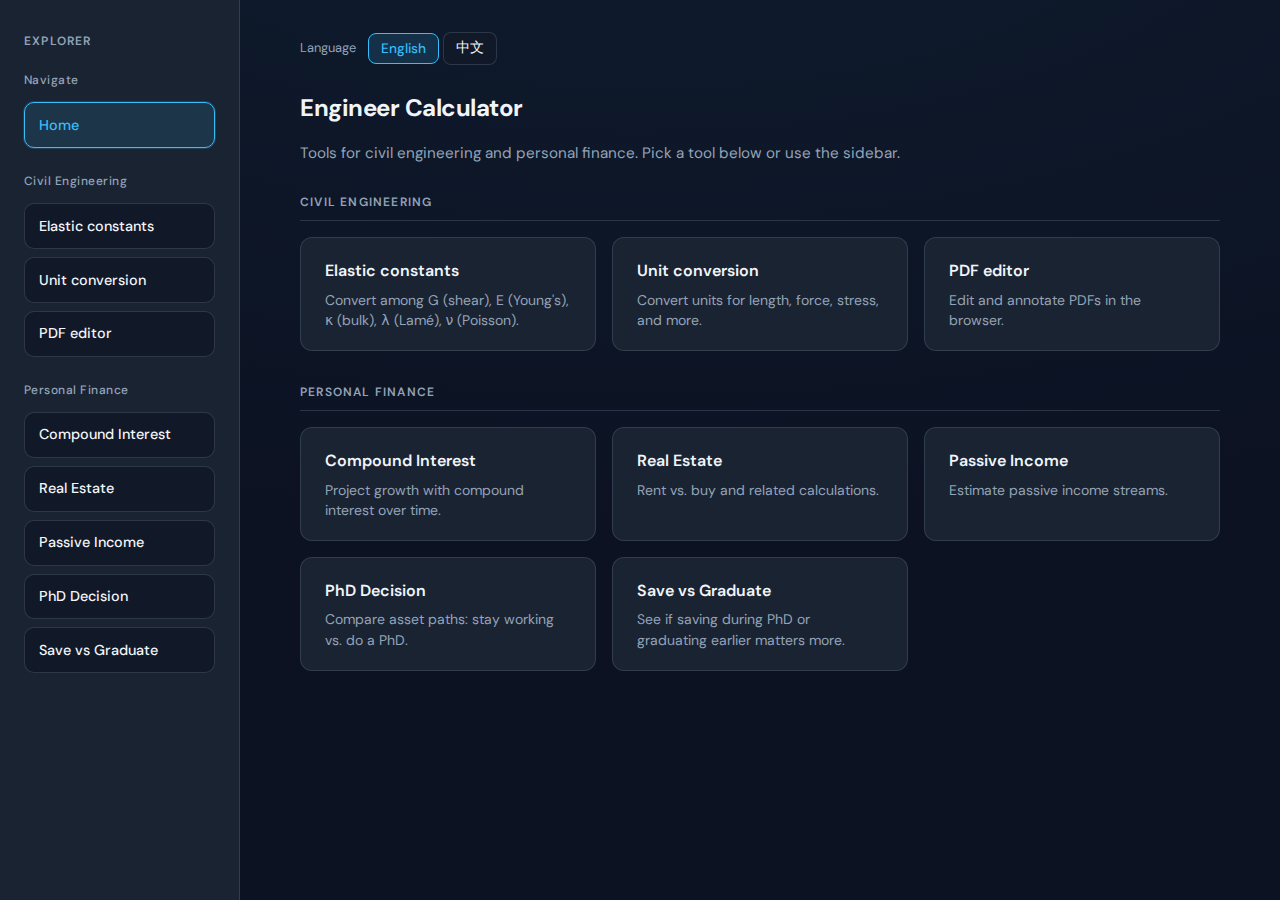
<file: index.html>
<!DOCTYPE html>
<html lang="en">
<head>
  <meta charset="UTF-8">
  <meta name="viewport" content="width=device-width, initial-scale=1, viewport-fit=cover">
  <title>Engineer Calculator</title>
  <link rel="preconnect" href="https://fonts.googleapis.com">
  <link rel="preconnect" href="https://fonts.gstatic.com" crossorigin>
  <link href="https://fonts.googleapis.com/css2?family=DM+Sans:ital,opsz,wght@0,9..40,400;0,9..40,500;0,9..40,600;0,9..40,700&family=JetBrains+Mono:wght@400;500&display=swap" rel="stylesheet">
  <link rel="stylesheet" href="shared.css">
  <script src="shared.js"></script>
  <style>
    .hub-section { margin-bottom: 2rem; }
    .hub-section:last-child { margin-bottom: 0; }
    .hub-section h2 {
      font-size: 0.75rem;
      font-weight: 600;
      text-transform: uppercase;
      letter-spacing: 0.1em;
      color: var(--muted);
      margin: 0 0 1rem;
      padding-bottom: 0.5rem;
      border-bottom: 1px solid var(--border);
    }
    .hub-grid {
      display: grid;
      grid-template-columns: repeat(auto-fill, minmax(260px, 1fr));
      gap: 1rem;
    }
    .hub-card {
      display: block;
      background: var(--surface);
      border: 1px solid var(--border);
      border-radius: 12px;
      padding: 1.25rem 1.5rem;
      color: var(--text);
      text-decoration: none;
      transition: border-color 0.15s ease, box-shadow 0.15s ease;
    }
    .hub-card:hover {
      border-color: var(--accent);
      box-shadow: 0 0 0 1px rgba(56, 189, 248, 0.2);
    }
    .hub-card h3 {
      font-size: 1rem;
      font-weight: 600;
      margin: 0 0 0.35rem;
      color: var(--text);
    }
    .hub-card p {
      font-size: 0.875rem;
      color: var(--muted);
      margin: 0;
      line-height: 1.45;
    }
    .lang-switcher {
      display: flex;
      align-items: center;
      gap: 0.25rem;
      margin-bottom: 1.5rem;
    }
    .lang-switcher span {
      font-size: 0.8rem;
      color: var(--muted);
      margin-right: 0.5rem;
    }
    .lang-btn {
      padding: 0.4rem 0.75rem;
      font-size: 0.85rem;
      font-weight: 500;
      background: var(--bg-subtle);
      border: 1px solid var(--border);
      border-radius: 8px;
      color: var(--text);
      cursor: pointer;
      font-family: inherit;
      transition: border-color 0.15s, color 0.15s, background 0.15s;
    }
    .lang-btn:hover {
      border-color: var(--accent);
      color: var(--accent);
      background: rgba(56, 189, 248, 0.08);
    }
    .lang-btn.active {
      background: rgba(56, 189, 248, 0.15);
      border-color: var(--accent);
      color: var(--accent);
    }
  </style>
</head>
<body>
  <div class="app">
    <aside class="sidebar">
      <h2 data-i18n="explorer">Explorer</h2>
      <div class="sidebar-section">
        <div class="sidebar-label" data-i18n="navNavigate">Navigate</div>
        <div class="tool-links">
          <a class="tool-link active" href="index.html" data-i18n="navHome">Home</a>
        </div>
      </div>
      <div class="sidebar-section">
        <div class="sidebar-label" data-i18n="civilEng">Civil Engineering</div>
        <div class="tool-links">
          <a class="tool-link" href="elastic.html">Elastic constants</a>
          <a class="tool-link" href="unit.html">Unit conversion</a>
          <a class="tool-link" href="pdf-editor.html">PDF editor</a>
        </div>
      </div>
      <div class="sidebar-section">
        <div class="sidebar-label" data-i18n="personalFin">Personal Finance</div>
        <div class="tool-links">
          <a class="tool-link" href="compound_interest.html">Compound Interest</a>
          <a class="tool-link" href="real_estate.html">Real Estate</a>
          <a class="tool-link" href="passive_income.html">Passive Income</a>
          <a class="tool-link" href="phd_decision.html">PhD Decision</a>
          <a class="tool-link" href="save_vs_graduate.html">Save vs Graduate</a>
        </div>
      </div>
    </aside>
    <main class="main">
      <div class="container">
        <div class="lang-switcher">
          <span data-i18n="langLabel">Language</span>
          <button type="button" class="lang-btn active" data-lang="en">English</button>
          <button type="button" class="lang-btn" data-lang="zh">中文</button>
        </div>
        <h1 data-i18n="title">Engineer Calculator</h1>
        <p class="subtitle" data-i18n="subtitle">Tools for civil engineering and personal finance. Pick a tool below or use the sidebar.</p>

        <div class="hub-section">
          <h2 data-i18n="civilEng">Civil Engineering</h2>
          <div class="hub-grid">
            <a class="hub-card" href="elastic.html">
              <h3 data-i18n="elastic">Elastic constants</h3>
              <p data-i18n="elasticDesc">Convert among G (shear), E (Young’s), κ (bulk), λ (Lamé), ν (Poisson).</p>
            </a>
            <a class="hub-card" href="unit.html">
              <h3 data-i18n="unit">Unit conversion</h3>
              <p data-i18n="unitDesc">Convert units for length, force, stress, and more.</p>
            </a>
            <a class="hub-card" href="pdf-editor.html">
              <h3 data-i18n="pdf">PDF editor</h3>
              <p data-i18n="pdfDesc">Edit and annotate PDFs in the browser.</p>
            </a>
          </div>
        </div>

        <div class="hub-section">
          <h2 data-i18n="personalFin">Personal Finance</h2>
          <div class="hub-grid">
            <a class="hub-card" href="compound_interest.html">
              <h3 data-i18n="compound">Compound Interest</h3>
              <p data-i18n="compoundDesc">Project growth with compound interest over time.</p>
            </a>
            <a class="hub-card" href="real_estate.html">
              <h3 data-i18n="realEstate">Real Estate</h3>
              <p data-i18n="realEstateDesc">Rent vs. buy and related calculations.</p>
            </a>
            <a class="hub-card" href="passive_income.html">
              <h3 data-i18n="passiveIncome">Passive Income</h3>
              <p data-i18n="passiveIncomeDesc">Estimate passive income streams.</p>
            </a>
            <a class="hub-card" href="phd_decision.html">
              <h3 data-i18n="phd">PhD Decision</h3>
              <p data-i18n="phdDesc">Compare asset paths: stay working vs. do a PhD.</p>
            </a>
            <a class="hub-card" href="save_vs_graduate.html">
              <h3 data-i18n="saveVsGrad">Save vs Graduate</h3>
              <p data-i18n="saveVsGradDesc">See if saving during PhD or graduating earlier matters more.</p>
            </a>
          </div>
        </div>
      </div>
    </main>
  </div>
  <script>
    (function() {
      var STORAGE_KEY = 'engcalc_lang';
      var texts = {
        en: {
          langLabel: 'Language',
          title: 'Engineer Calculator',
          subtitle: 'Tools for civil engineering and personal finance. Pick a tool below or use the sidebar.',
          civilEng: 'Civil Engineering',
          elastic: 'Elastic constants',
          elasticDesc: 'Convert among G (shear), E (Young\'s), κ (bulk), λ (Lamé), ν (Poisson).',
          unit: 'Unit conversion',
          unitDesc: 'Convert units for length, force, stress, and more.',
          pdf: 'PDF editor',
          pdfDesc: 'Edit and annotate PDFs in the browser.',
          personalFin: 'Personal Finance',
          compound: 'Compound Interest',
          compoundDesc: 'Project growth with compound interest over time.',
          realEstate: 'Real Estate',
          realEstateDesc: 'Rent vs. buy and related calculations.',
          passiveIncome: 'Passive Income',
          passiveIncomeDesc: 'Estimate passive income streams.',
          phd: 'PhD Decision',
          phdDesc: 'Compare asset paths: stay working vs. do a PhD.',
          saveVsGrad: 'Save vs Graduate',
          saveVsGradDesc: 'See if saving during PhD or graduating earlier matters more.',
          navNavigate: 'Navigate',
          navHome: 'Home',
          explorer: 'Explorer'
        },
        zh: {
          langLabel: '语言',
          title: '工程师计算器',
          subtitle: '土木工程与个人理财工具。点击下方卡片或使用侧边栏选择工具。',
          civilEng: '土木工程',
          elastic: '弹性常数',
          elasticDesc: 'G（剪切模量）、E（杨氏模量）、κ（体积模量）、λ（拉梅常数）、ν（泊松比）之间的换算。',
          unit: '单位换算',
          unitDesc: '长度、力、应力等单位的换算。',
          pdf: 'PDF 编辑器',
          pdfDesc: '在浏览器中编辑与批注 PDF。',
          personalFin: '个人理财',
          compound: '复利计算',
          compoundDesc: '计算复利随时间累积的增长。',
          realEstate: '房产',
          realEstateDesc: '租房 vs 买房及相关计算。',
          passiveIncome: '被动收入',
          passiveIncomeDesc: '估算被动收入来源。',
          phd: '读博决策',
          phdDesc: '比较持续工作与读博的资产路径。',
          saveVsGrad: '储蓄 vs 提早毕业',
          saveVsGradDesc: '比较读博期间储蓄与提早毕业哪个更重要。',
          navNavigate: '导航',
          navHome: '首页',
          explorer: '探索'
        }
      };

      function getLang() {
        try {
          var l = localStorage.getItem(STORAGE_KEY);
          return (l === 'zh' || l === 'en') ? l : 'en';
        } catch (_) { return 'en'; }
      }

      function setLang(lang) {
        try { localStorage.setItem(STORAGE_KEY, lang); } catch (_) {}
        document.documentElement.lang = lang === 'zh' ? 'zh-CN' : 'en';
        applyLang(lang);
      }

      function applyLang(lang) {
        var t = texts[lang] || texts.en;
        document.querySelectorAll('[data-i18n]').forEach(function(el) {
          var k = el.getAttribute('data-i18n');
          if (t[k]) el.textContent = t[k];
        });
        document.querySelectorAll('.lang-btn').forEach(function(btn) {
          btn.classList.toggle('active', btn.getAttribute('data-lang') === lang);
        });
      }

      document.addEventListener('DOMContentLoaded', function() {
        var lang = getLang();
        document.documentElement.lang = lang === 'zh' ? 'zh-CN' : 'en';
        applyLang(lang);
        document.querySelectorAll('.lang-btn').forEach(function(btn) {
          btn.addEventListener('click', function() {
            setLang(btn.getAttribute('data-lang'));
          });
        });
      });
    })();
  </script>
</body>
</html>
</file>
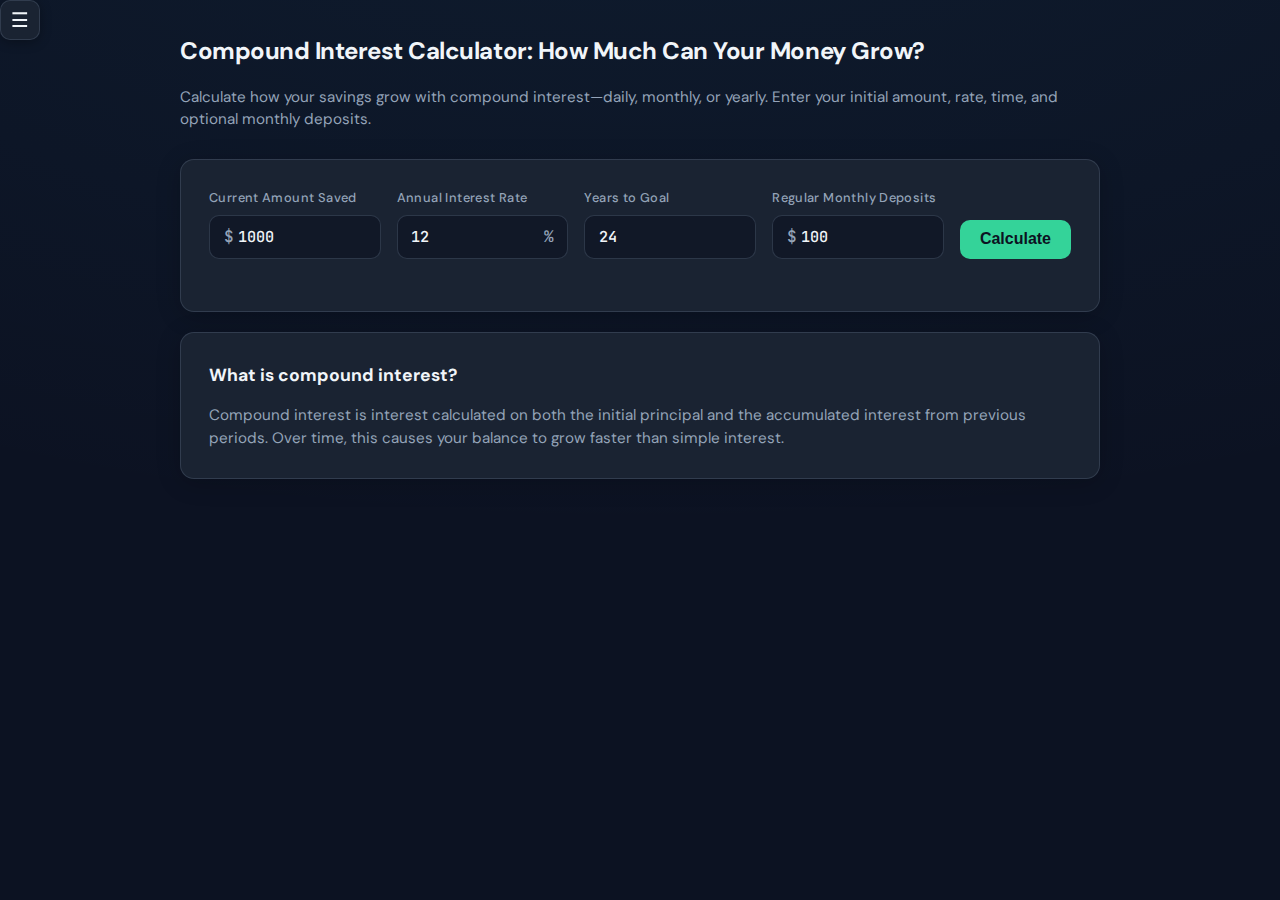
<file: compound_interest.html>
<!DOCTYPE html>
<html lang="en">

<head>
    <meta charset="UTF-8">
    <meta name="viewport" content="width=device-width, initial-scale=1, viewport-fit=cover">
    <title>Compound Interest Calculator</title>
    <link rel="preconnect" href="https://fonts.googleapis.com">
    <link rel="preconnect" href="https://fonts.gstatic.com" crossorigin>
    <link
        href="https://fonts.googleapis.com/css2?family=DM+Sans:ital,opsz,wght@0,9..40,400;0,9..40,500;0,9..40,600;0,9..40,700&family=JetBrains+Mono:wght@400;500&display=swap"
        rel="stylesheet">
    <link rel="stylesheet" href="shared.css">
    <script src="shared.js"></script>
    <style>
        .modal-overlay {
            position: fixed;
            top: 0;
            left: 0;
            right: 0;
            bottom: 0;
            background: rgba(0, 0, 0, 0.7);
            display: flex;
            align-items: center;
            justify-content: center;
            z-index: 1000;
            opacity: 0;
            pointer-events: none;
            transition: opacity 0.2s;
        }

        .modal-overlay.active {
            opacity: 1;
            pointer-events: auto;
        }

        .modal {
            background: var(--surface);
            border: 1px solid var(--border);
            border-radius: 14px;
            padding: 2rem;
            max-width: 500px;
            width: 90%;
            position: relative;
        }

        .modal h3 {
            margin-top: 0;
            font-size: 1.2rem;
            color: var(--text);
        }

        .modal p {
            color: var(--muted);
            font-size: 0.95rem;
            line-height: 1.6;
        }

        .modal-close {
            position: absolute;
            top: 1rem;
            right: 1rem;
            background: none;
            border: none;
            color: var(--muted);
            cursor: pointer;
            font-size: 1.5rem;
        }

        .help-btn {
            background: none;
            border: none;
            color: var(--muted);
            cursor: pointer;
            font-size: 1.1rem;
            padding: 0;
            margin-left: 0.5rem;
        }

        .section-header {
            display: flex;
            align-items: center;
            margin-bottom: 1rem;
        }

        .section-header h2 {
            margin: 0;
            font-size: 1.1rem;
        }

        /* Calculator form row: inputs + button inline */
        .calc-row {
            display: flex;
            flex-wrap: wrap;
            align-items: flex-end;
            gap: 1rem;
            margin-bottom: 1.5rem;
        }

        .calc-row .input-wrap {
            flex: 1;
            min-width: 120px;
        }

        .input-prefix-suffix {
            display: flex;
            align-items: center;
            gap: 0.25rem;
            background: var(--bg-subtle);
            border: 1px solid var(--border);
            border-radius: 10px;
            padding: 0 0.85rem;
        }

        .input-prefix-suffix:focus-within {
            border-color: var(--accent);
            box-shadow: 0 0 0 3px var(--accent-glow);
        }

        .input-prefix-suffix .prefix,
        .input-prefix-suffix .suffix {
            font-family: "JetBrains Mono", monospace;
            font-weight: 500;
            color: var(--muted);
            flex-shrink: 0;
        }

        .input-prefix-suffix input {
            border: none;
            background: transparent;
            padding: 0.65rem 0;
            min-width: 0;
        }

        .input-prefix-suffix input:focus {
            outline: none;
            box-shadow: none;
        }

        .calc-row label {
            display: block;
            margin-bottom: 0.4rem;
        }

        .calc-row input {
            width: 100%;
        }

        .calc-row .btn-calc {
            padding: 0.65rem 1.25rem;
            font-size: 1rem;
            font-weight: 600;
            background: var(--success);
            color: #0c1222;
            border: none;
            border-radius: 10px;
            cursor: pointer;
            white-space: nowrap;
            transition: background 0.15s ease, box-shadow 0.15s ease;
        }

        .calc-row .btn-calc:hover {
            background: #4ade80;
            box-shadow: 0 4px 20px rgba(52, 211, 153, 0.35);
        }

        /* Final amount */
        .final-amount-section {
            margin-bottom: 1.25rem;
        }

        .final-amount-label {
            font-size: 0.8rem;
            font-weight: 600;
            text-transform: uppercase;
            letter-spacing: 0.06em;
            color: var(--muted);
            margin-bottom: 0.35rem;
        }

        .final-amount-value {
            font-family: "JetBrains Mono", monospace;
            font-size: 2rem;
            font-weight: 700;
            color: var(--accent);
        }

        .summary-sentence {
            font-size: 0.95rem;
            color: var(--muted);
            line-height: 1.55;
            margin-top: 0.75rem;
        }

        /* Breakdown table */
        .breakdown-section {
            margin-top: 1.5rem;
        }

        .breakdown-table-wrap {
            overflow-x: auto;
            border-radius: 10px;
            border: 1px solid var(--border);
            margin-top: 0.75rem;
        }

        .breakdown-table {
            width: 100%;
            border-collapse: collapse;
            font-size: 0.9rem;
        }

        .breakdown-table th {
            text-align: left;
            padding: 0.75rem 1rem;
            background: var(--bg-subtle);
            color: var(--muted);
            font-weight: 600;
            font-size: 0.8rem;
            text-transform: uppercase;
            letter-spacing: 0.04em;
        }

        .breakdown-table td {
            padding: 0.6rem 1rem;
            border-top: 1px solid var(--border);
            font-family: "JetBrains Mono", monospace;
        }

        .breakdown-table tr.hidden-row {
            display: none;
        }

        .breakdown-table tr.hidden-row.visible {
            display: table-row;
        }

        .view-all-link {
            display: inline-block;
            margin-top: 0.75rem;
            font-size: 0.9rem;
            color: var(--accent);
            cursor: pointer;
        }

        .view-all-link:hover {
            text-decoration: underline;
        }

        .result-area {
            display: none;
        }

        .result-area.visible {
            display: block;
        }
    </style>
</head>

<body class="tool-page">
    <a href="index.html" class="nav-float" title="Home">☰</a>
    <div class="app">
        <aside class="sidebar">
            <h2>Explorer</h2>
            <div class="sidebar-section">
                <div class="sidebar-label">Navigate</div>
                <div class="tool-links">
                    <a class="tool-link" href="index.html">Home</a>
                </div>
            </div>
            <div class="sidebar-section">
                <div class="sidebar-label">Civil Engineering</div>
                <div class="tool-links">
                    <a class="tool-link" href="elastic.html">Elastic constants</a>
                    <a class="tool-link" href="unit.html">Unit conversion</a>
                    <a class="tool-link" href="pdf-editor.html">PDF editor</a>
                </div>
            </div>
            <div class="sidebar-section">
                <div class="sidebar-label">Personal Finance</div>
                <div class="tool-links">
                    <a class="tool-link active" href="compound_interest.html">Compound Interest</a>
                    <a class="tool-link" href="real_estate.html">Real Estate</a>
<a class="tool-link" href="passive_income.html">Passive Income</a>
                    <a class="tool-link" href="phd_decision.html">PhD Decision</a>
                    <a class="tool-link" href="save_vs_graduate.html">Save vs Graduate</a>
                </div>
            </div>
        </aside>
        <main class="main">
            <div class="container">
                <h1>Compound Interest Calculator: How Much Can Your Money Grow?</h1>
                <p class="subtitle">Calculate how your savings grow with compound interest—daily, monthly, or yearly. Enter your initial amount, rate, time, and optional monthly deposits.</p>

                <div class="card">
                    <div class="calc-row">
                        <div class="input-wrap amount">
                            <label for="principal">Current Amount Saved</label>
                            <div class="input-prefix-suffix">
                                <span class="prefix">$</span>
                                <input type="number" id="principal" placeholder="1,000" value="1000" min="0" step="100">
                            </div>
                        </div>
                        <div class="input-wrap percent">
                            <label for="rate">Annual Interest Rate</label>
                            <div class="input-prefix-suffix">
                                <input type="number" id="rate" placeholder="12" value="12" min="0" max="100" step="0.1">
                                <span class="suffix">%</span>
                            </div>
                        </div>
                        <div class="input-wrap">
                            <label for="years">Years to Goal</label>
                            <input type="number" id="years" placeholder="24" value="24" min="1" step="1">
                        </div>
                        <div class="input-wrap amount">
                            <label for="monthly">Regular Monthly Deposits</label>
                            <div class="input-prefix-suffix">
                                <span class="prefix">$</span>
                                <input type="number" id="monthly" placeholder="100" value="100" min="0" step="10">
                            </div>
                        </div>
                        <button type="button" class="btn-calc" onclick="calculateInterest()">Calculate</button>
                    </div>

                    <div id="result-area" class="result-area">
                        <div class="final-amount-section">
                            <div class="final-amount-label">Final amount</div>
                            <div class="final-amount-value" id="val-future">$0</div>
                            <p class="summary-sentence" id="summary-sentence"></p>
                        </div>

                        <div class="breakdown-section">
                            <div class="section-header">
                                <h2>Investment breakdown</h2>
                                <button class="help-btn" onclick="openModal('modal-interest')">?</button>
                            </div>
                            <div class="breakdown-table-wrap">
                                <table class="breakdown-table">
                                    <thead>
                                        <tr>
                                            <th>Period</th>
                                            <th>Balance</th>
                                            <th>Monthly contribution</th>
                                            <th>Earnings ($)</th>
                                            <th>End balance</th>
                                        </tr>
                                    </thead>
                                    <tbody id="breakdown-body"></tbody>
                                </table>
                            </div>
                            <a class="view-all-link" id="view-all-link" style="display: none;">View all</a>
                        </div>
                    </div>
                </div>

                <div class="card">
                    <h2 style="font-size: 1.1rem; margin-top: 0;">What is compound interest?</h2>
                    <p class="subtitle" style="margin-bottom: 0;">Compound interest is interest calculated on both the initial principal and the accumulated interest from previous periods. Over time, this causes your balance to grow faster than simple interest.</p>
                </div>
            </div>
        </main>
    </div>

    <div id="modal-interest" class="modal-overlay">
        <div class="modal">
            <button class="modal-close" onclick="closeModals()">&times;</button>
            <h3>How it works</h3>
            <p>We use <strong>monthly</strong> compounding. Each month: add your monthly deposit to the current balance, then apply one month’s interest (annual rate ÷ 12).</p>
            <p style="text-align: center; font-family: 'JetBrains Mono'; font-size: 1.1rem; margin: 1rem 0; color: var(--accent);">
                End balance = (Balance + Monthly deposit) × (1 + r/12)
            </p>
            <p>
                <strong>Balance</strong>: start of period<br>
                <strong>Monthly contribution</strong>: deposit that period<br>
                <strong>Earnings</strong>: interest for that month<br>
                <strong>End balance</strong>: start of next period
            </p>
        </div>
    </div>

    <script>
        function openModal(id) {
            document.getElementById(id).classList.add('active');
            document.getElementById(id).onclick = (e) => { if (e.target.classList.contains('modal-overlay')) closeModals(); };
        }
        function closeModals() {
            document.querySelectorAll('.modal-overlay').forEach(el => el.classList.remove('active'));
        }

        const INITIAL_VISIBLE_ROWS = 13; // Start + 12 periods

        function formatMoney(n) {
            return '$' + Number(n).toLocaleString(undefined, { maximumFractionDigits: 0, minimumFractionDigits: 0 });
        }

        function calculateInterest() {
            const principal = parseFloat(document.getElementById('principal').value) || 0;
            const annualRate = parseFloat(document.getElementById('rate').value) || 0;
            const years = parseFloat(document.getElementById('years').value) || 0;
            const monthlyDeposit = parseFloat(document.getElementById('monthly').value) || 0;

            if (years < 1) return;

            const monthlyRate = annualRate / 100 / 12;
            const totalMonths = Math.round(years * 12);

            let balance = principal;
            const rows = [];

            // Start row
            rows.push({
                period: 'Start',
                balance: principal,
                contribution: 0,
                earnings: 0,
                endBalance: principal
            });

            for (let month = 1; month <= totalMonths; month++) {
                const startBalance = balance;
                const afterDeposit = balance + monthlyDeposit;
                const endBalance = afterDeposit * (1 + monthlyRate);
                const earnings = endBalance - afterDeposit;
                balance = endBalance;

                rows.push({
                    period: month,
                    balance: startBalance,
                    contribution: monthlyDeposit,
                    earnings: earnings,
                    endBalance: endBalance
                });
            }

            const finalAmount = balance;

            // Show result area
            document.getElementById('val-future').textContent = formatMoney(finalAmount);
            document.getElementById('summary-sentence').textContent =
                'With an initial amount of ' + formatMoney(principal) + ' and an interest rate of ' + annualRate + '% during a period of ' + years + ' year(s), your future investment value will be ' + formatMoney(finalAmount) + '.';
            document.getElementById('result-area').classList.add('visible');

            // Build table
            const tbody = document.getElementById('breakdown-body');
            tbody.innerHTML = '';

            rows.forEach((r, i) => {
                const tr = document.createElement('tr');
                if (i >= INITIAL_VISIBLE_ROWS) tr.classList.add('hidden-row');
                tr.innerHTML =
                    '<td>' + (r.period === 'Start' ? 'Start' : r.period) + '</td>' +
                    '<td>' + formatMoney(r.balance) + '</td>' +
                    '<td>' + formatMoney(r.contribution) + '</td>' +
                    '<td>' + formatMoney(r.earnings) + '</td>' +
                    '<td>' + formatMoney(r.endBalance) + '</td>';
                tbody.appendChild(tr);
            });

            const viewAllLink = document.getElementById('view-all-link');
            if (rows.length > INITIAL_VISIBLE_ROWS) {
                viewAllLink.style.display = 'inline-block';
                viewAllLink.textContent = 'View all';
                viewAllLink.onclick = function () {
                    document.querySelectorAll('#breakdown-body .hidden-row').forEach(el => el.classList.add('visible'));
                    viewAllLink.style.display = 'none';
                };
            } else {
                viewAllLink.style.display = 'none';
            }
        }
    </script>
</body>

</html>
</file>
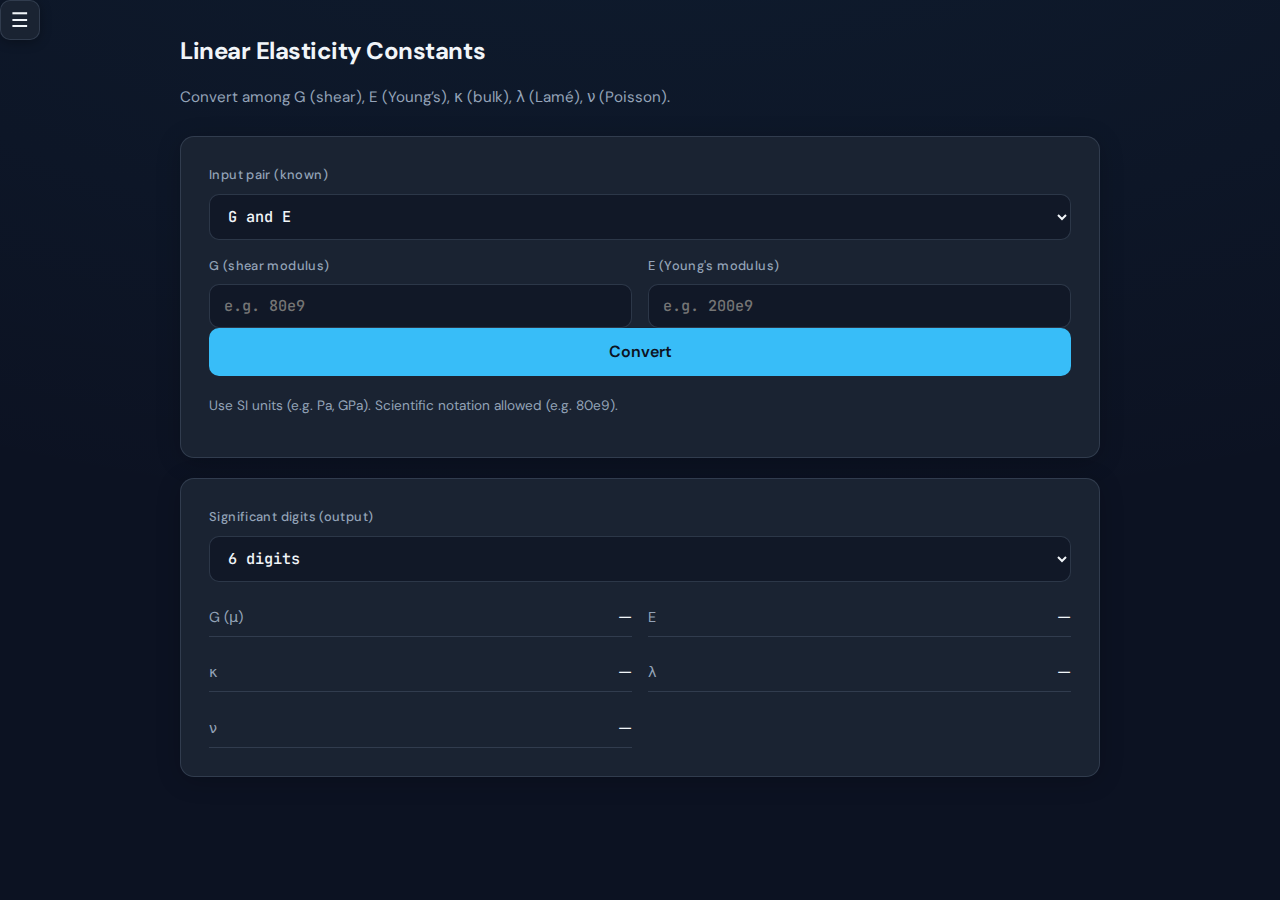
<file: elastic.html>
<!DOCTYPE html>
<html lang="en">
<head>
  <meta charset="UTF-8">
  <meta name="viewport" content="width=device-width, initial-scale=1, viewport-fit=cover">
  <title>Linear Elasticity Constants Converter</title>
  <link rel="preconnect" href="https://fonts.googleapis.com">
  <link rel="preconnect" href="https://fonts.gstatic.com" crossorigin>
  <link href="https://fonts.googleapis.com/css2?family=DM+Sans:ital,opsz,wght@0,9..40,400;0,9..40,500;0,9..40,600;0,9..40,700&family=JetBrains+Mono:wght@400;500&display=swap" rel="stylesheet">
  <link rel="stylesheet" href="shared.css">
  <script src="shared.js"></script>
  <style>
    .input-row, .results { display: grid; grid-template-columns: 1fr 1fr; gap: 1rem; margin-top: 1rem; }
    .result-item { display: flex; justify-content: space-between; align-items: baseline; padding: 0.4rem 0; border-bottom: 1px solid var(--border); }
    .result-item .symbol { font-size: 0.9rem; color: var(--muted); }
    .result-item .value { font-size: 1rem; font-weight: 500; color: var(--text); }
    .result-item .value.error { color: var(--error); }
    .error-msg { font-size: 0.85rem; color: var(--error); margin-top: 0.5rem; }
  </style>
</head>
<body class="tool-page">
  <a href="index.html" class="nav-float" title="Home">☰</a>
  <div class="app">
    <aside class="sidebar">
      <h2>Explorer</h2>
      <div class="sidebar-section">
        <div class="sidebar-label">Navigate</div>
        <div class="tool-links">
          <a class="tool-link" href="index.html">Home</a>
        </div>
      </div>
      <div class="sidebar-section">
        <div class="sidebar-label">Civil Engineering</div>
        <div class="tool-links">
          <a class="tool-link active" href="elastic.html">Elastic constants</a>
          <a class="tool-link" href="unit.html">Unit conversion</a>
          <a class="tool-link" href="pdf-editor.html">PDF editor</a>
        </div>
      </div>
      <div class="sidebar-section">
        <div class="sidebar-label">Personal Finance</div>
        <div class="tool-links">
          <a class="tool-link" href="compound_interest.html">Compound Interest</a>
          <a class="tool-link" href="real_estate.html">Real Estate</a>
          <a class="tool-link" href="passive_income.html">Passive Income</a>
          <a class="tool-link" href="phd_decision.html">PhD Decision</a>
          <a class="tool-link" href="save_vs_graduate.html">Save vs Graduate</a>
        </div>
      </div>
    </aside>
    <main class="main">
      <div class="container">
        <h1>Linear Elasticity Constants</h1>
        <p class="subtitle">Convert among G (shear), E (Young’s), κ (bulk), λ (Lamé), ν (Poisson).</p>

        <div class="card">
          <div class="input-group">
            <label for="pair">Input pair (known)</label>
            <select id="pair">
              <option value="G_E">G and E</option>
              <option value="G_k">G and κ</option>
              <option value="G_l">G and λ</option>
              <option value="G_n">G and ν</option>
              <option value="E_k">E and κ</option>
              <option value="E_n">E and ν</option>
              <option value="k_l">κ and λ</option>
              <option value="k_n">κ and ν</option>
            </select>
          </div>
          <div class="input-row">
            <div class="input-group">
              <label id="label1">First</label>
              <input type="number" id="input1" step="any" placeholder="e.g. 80e9">
            </div>
            <div class="input-group">
              <label id="label2">Second</label>
              <input type="number" id="input2" step="any" placeholder="e.g. 200e9">
            </div>
          </div>
          <div class="btn-wrap"><button type="button" class="btn" id="convertBtn">Convert</button></div>
          <p class="hint">Use SI units (e.g. Pa, GPa). Scientific notation allowed (e.g. 80e9).</p>
          <p id="error" class="error-msg" style="display:none;"></p>
        </div>

        <div class="card">
          <div class="input-group">
            <label for="sigDigits">Significant digits (output)</label>
            <select id="sigDigits">
              <option value="3">3 digits</option>
              <option value="4">4 digits</option>
              <option value="5">5 digits</option>
              <option value="6" selected>6 digits</option>
              <option value="7">7 digits</option>
              <option value="8">8 digits</option>
            </select>
          </div>
          <div class="results" id="results">
            <div class="result-item" data-key="G"><span class="symbol">G (μ)</span><span class="value" id="out_G">—</span></div>
            <div class="result-item" data-key="E"><span class="symbol">E</span><span class="value" id="out_E">—</span></div>
            <div class="result-item" data-key="k"><span class="symbol">κ</span><span class="value" id="out_k">—</span></div>
            <div class="result-item" data-key="l"><span class="symbol">λ</span><span class="value" id="out_l">—</span></div>
            <div class="result-item" data-key="n"><span class="symbol">ν</span><span class="value" id="out_n">—</span></div>
          </div>
        </div>
      </div>
    </main>
  </div>
  <script>
    const PAIR_LABELS = {
      G_E: ['G (shear modulus)', 'E (Young\'s modulus)'],
      G_k: ['G (shear modulus)', 'κ (bulk modulus)'],
      G_l: ['G (shear modulus)', 'λ (Lamé)'],
      G_n: ['G (shear modulus)', 'ν (Poisson ratio)'],
      E_k: ['E (Young\'s modulus)', 'κ (bulk modulus)'],
      E_n: ['E (Young\'s modulus)', 'ν (Poisson ratio)'],
      k_l: ['κ (bulk modulus)', 'λ (Lamé)'],
      k_n: ['κ (bulk modulus)', 'ν (Poisson ratio)'],
    };

    const pairSelect = document.getElementById('pair');
    const sigDigitsSelect = document.getElementById('sigDigits');
    const label1 = document.getElementById('label1');
    const label2 = document.getElementById('label2');
    const errorEl = document.getElementById('error');
    const out = { G: document.getElementById('out_G'), E: document.getElementById('out_E'), k: document.getElementById('out_k'), l: document.getElementById('out_l'), n: document.getElementById('out_n') };

    function getSigDigits() {
      const v = parseInt(sigDigitsSelect.value, 10);
      return Number.isFinite(v) ? v : 6;
    }

    function getPair() { return pairSelect.value; }
    function getVal(id) { const v = parseFloat(document.getElementById(id).value); return isNaN(v) ? null : v; }

    function setLabels() {
      const pair = getPair();
      const [a, b] = PAIR_LABELS[pair];
      label1.textContent = a;
      label2.textContent = b;
    }

    function showError(msg) {
      errorEl.textContent = msg || '';
      errorEl.style.display = msg ? 'block' : 'none';
    }

    function setResult(key, value, isError) {
      const el = out[key];
      if (value == null || (typeof value === 'number' && !Number.isFinite(value))) {
        el.textContent = '—';
        el.classList.remove('error');
        return;
      }
      el.textContent = typeof value === 'number' ? formatNum(value) : value;
      el.classList.toggle('error', !!isError);
    }

    function formatNum(x) {
      const sig = getSigDigits();
      if (Math.abs(x) >= 1e4 || (Math.abs(x) < 0.001 && x !== 0))
        return x.toExponential(Math.max(sig - 1, 0));
      return x.toPrecision(sig);
    }

    function convert() {
      const pair = getPair();
      const a = getVal('input1');
      const b = getVal('input2');

      ['G', 'E', 'k', 'l', 'n'].forEach(k => setResult(k, null));

      if (a == null || b == null) {
        showError('');
        return;
      }

      let G, E, k, l, n;
      let err = '';

      try {
        switch (pair) {
          case 'G_E': {
            G = a; E = b;
            const den1 = 9*G - 3*E, den2 = 3*G - E;
            if (Math.abs(den1) < 1e-30) { err = '9G − 3E ≈ 0'; break; }
            if (Math.abs(den2) < 1e-30) { err = '3G − E ≈ 0'; break; }
            k = (G*E) / den1;
            l = (G*(E - 2*G)) / den2;
            n = (E - 2*G) / (2*G);
            break;
          }
          case 'G_k': {
            G = a; k = b;
            const den = 3*k + G;
            if (Math.abs(den) < 1e-30) { err = '3κ + G ≈ 0'; break; }
            E = (9*G*k) / den;
            l = k - (2*G/3);
            n = (3*k - 2*G) / (2*den);
            break;
          }
          case 'G_l': {
            G = a; l = b;
            const den = l + G;
            if (Math.abs(den) < 1e-30) { err = 'λ + G ≈ 0'; break; }
            E = (G*(3*l + 2*G)) / den;
            k = l + (2*G/3);
            n = l / (2*den);
            break;
          }
          case 'G_n': {
            G = a; n = b;
            const den = 1 - 2*n;
            if (Math.abs(den) < 1e-30) { err = '1 − 2ν ≈ 0 (incompressible)'; break; }
            E = 2*G*(1 + n);
            k = (2*G*(1 + n)) / (3*den);
            l = (2*G*n) / den;
            break;
          }
          case 'E_k': {
            E = a; k = b;
            const den = 9*k - E;
            if (Math.abs(den) < 1e-30) { err = '9κ − E ≈ 0'; break; }
            G = (3*k*E) / den;
            l = (k*(9*k - 3*E)) / den;
            n = (3*k - E) / (6*k);
            break;
          }
          case 'E_n': {
            E = a; n = b;
            const den1 = 1 + n, den2 = 1 - 2*n;
            if (Math.abs(den1) < 1e-30) { err = '1 + ν ≈ 0'; break; }
            if (Math.abs(den2) < 1e-30) { err = '1 − 2ν ≈ 0 (incompressible)'; break; }
            G = E / (2*den1);
            k = E / (3*den2);
            l = (n*E) / (den1*den2);
            break;
          }
          case 'k_l': {
            k = a; l = b;
            const den = 3*k - l;
            if (Math.abs(den) < 1e-30) { err = '3κ − λ ≈ 0'; break; }
            G = (3*(k - l)) / 2;
            E = (9*k*(k - l)) / den;
            n = l / den;
            break;
          }
          case 'k_n': {
            k = a; n = b;
            const den = 1 + n;
            if (Math.abs(den) < 1e-30) { err = '1 + ν ≈ 0'; break; }
            G = (3*k*(1 - 2*n)) / (2*den);
            E = 3*k*(1 - 2*n);
            l = (3*k*n) / den;
            break;
          }
          default: return;
        }

        if (err) {
          showError(err);
          return;
        }

        if ([G, E, k, l, n].some(x => x != null && (!Number.isFinite(x) || (x === n && (n < -1 || n > 0.5))))) {
          if (n != null && (n < -1 || n > 0.5)) err = 'ν must be in (-1, 0.5) for stable material.';
          else err = 'Invalid or unstable combination (check denominators).';
          showError(err);
        } else {
          showError('');
        }

        setResult('G', G);
        setResult('E', E);
        setResult('k', k);
        setResult('l', l);
        setResult('n', n, n != null && (n < -1 || n > 0.5));
      } catch (e) {
        showError(e.message || 'Calculation error');
      }
    }

    document.getElementById('convertBtn').addEventListener('click', convert);
    pairSelect.addEventListener('change', setLabels);
    sigDigitsSelect.addEventListener('change', convert);

    setLabels();
  </script>
</body>
</html>
</file>
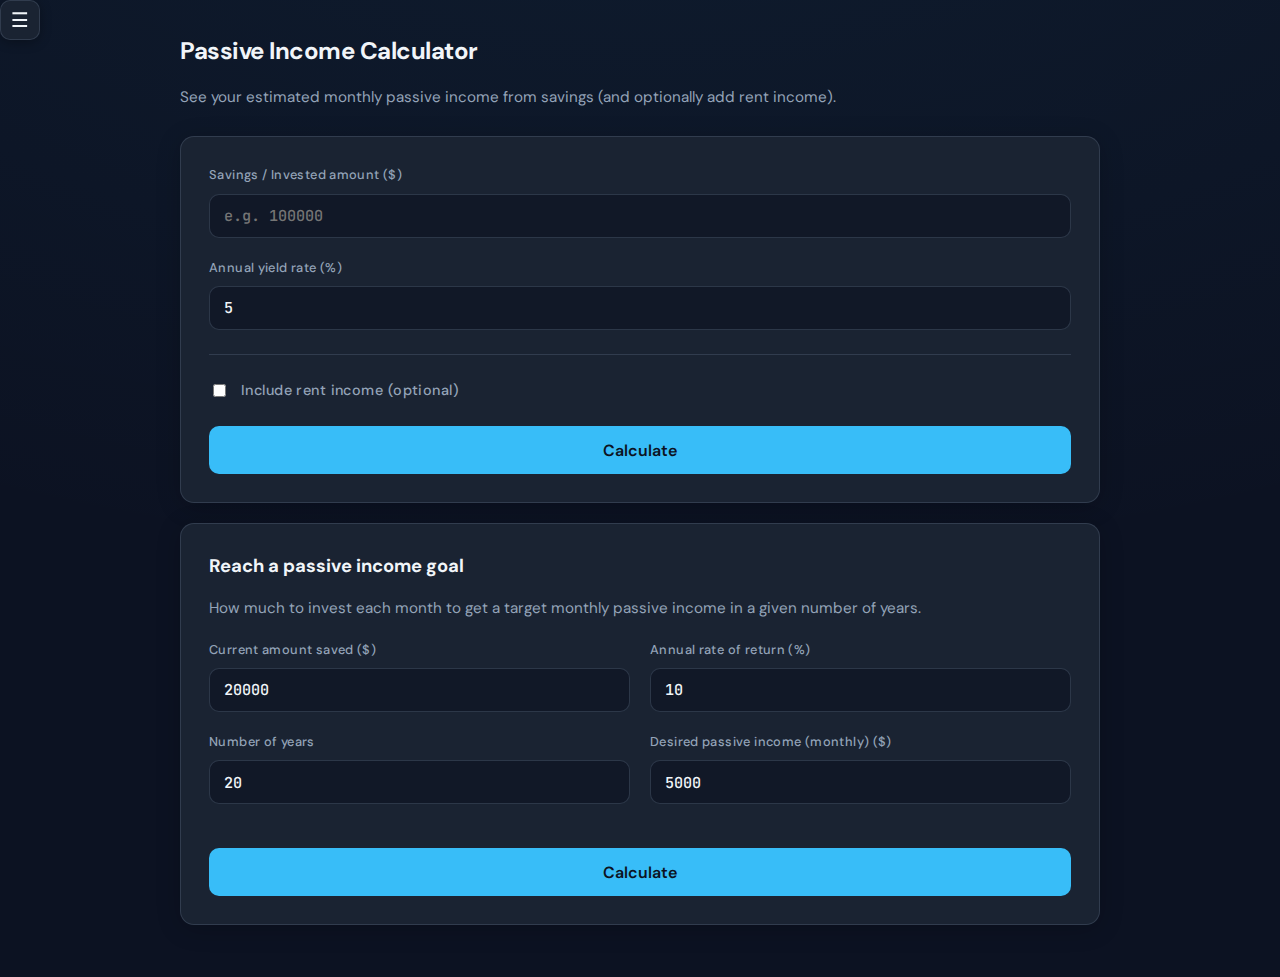
<file: passive_income.html>
<!DOCTYPE html>
<html lang="en">

<head>
  <meta charset="UTF-8">
  <meta name="viewport" content="width=device-width, initial-scale=1, viewport-fit=cover">
  <title>Passive Income Calculator</title>
  <link rel="preconnect" href="https://fonts.googleapis.com">
  <link rel="preconnect" href="https://fonts.gstatic.com" crossorigin>
  <link
    href="https://fonts.googleapis.com/css2?family=DM+Sans:ital,opsz,wght@0,9..40,400;0,9..40,500;0,9..40,600;0,9..40,700&family=JetBrains+Mono:wght@400;500&display=swap"
    rel="stylesheet">
  <link rel="stylesheet" href="shared.css">
  <script src="shared.js"></script>
  <style>
    .input-group {
      margin-bottom: 1.25rem;
    }

    .rent-section {
      margin-top: 1.5rem;
      padding-top: 1.5rem;
      border-top: 1px solid var(--border);
    }

    .checkbox-row {
      display: flex;
      align-items: center;
      gap: 0.75rem;
      margin-bottom: 1rem;
    }

    .checkbox-row input[type="checkbox"] {
      width: auto;
      accent-color: var(--accent);
      cursor: pointer;
    }

    .checkbox-row label {
      margin: 0;
      cursor: pointer;
      font-size: 0.9rem;
    }

    .rent-input-wrap {
      margin-left: 1.75rem;
      margin-top: 0.75rem;
      display: none;
    }

    .rent-input-wrap.visible {
      display: block;
    }

    .result-card {
      background: var(--bg-subtle);
      border: 1px solid var(--border);
      border-radius: 12px;
      padding: 1.5rem;
      margin-top: 1.5rem;
      display: none;
    }

    .result-card.visible {
      display: block;
    }

    .result-row {
      display: flex;
      justify-content: space-between;
      align-items: baseline;
      padding: 0.5rem 0;
      border-bottom: 1px solid var(--border);
    }

    .result-row:last-child {
      border-bottom: none;
    }

    .result-row.total {
      margin-top: 0.75rem;
      padding-top: 1rem;
      border-top: 2px solid var(--accent);
      font-weight: 600;
    }

    .result-row .label {
      font-size: 0.9rem;
      color: var(--muted);
    }

    .result-row .value {
      font-family: "JetBrains Mono", ui-monospace, monospace;
      font-size: 1.1rem;
      font-weight: 500;
      color: var(--text);
    }

    .result-row.total .value {
      font-size: 1.4rem;
      color: var(--accent);
    }

    /* Goal form (monthly investment to reach target) */
    .goal-card .input-row {
      display: grid;
      grid-template-columns: 1fr 1fr;
      gap: 1.25rem;
    }
    @media (max-width: 600px) {
      .goal-card .input-row { grid-template-columns: 1fr; }
    }
    .goal-card .input-group { margin-bottom: 1.25rem; }
    .goal-card .btn-wrap { margin-top: 1.5rem; }
    .monthly-investment-result {
      text-align: center;
      padding: 1.5rem;
      margin-top: 1.5rem;
      background: var(--bg-subtle);
      border-radius: 12px;
      border: 1px solid var(--border);
      display: none;
    }
    .monthly-investment-result.visible { display: block; }
    .monthly-investment-result .big-value {
      font-family: "JetBrains Mono", ui-monospace, monospace;
      font-size: 2.25rem;
      font-weight: 700;
      color: var(--accent);
    }
    .monthly-investment-result .big-label {
      font-size: 0.75rem;
      text-transform: uppercase;
      letter-spacing: 0.08em;
      color: var(--muted);
      margin-top: 0.35rem;
    }
    .goal-summary {
      font-size: 0.95rem;
      color: var(--text-soft);
      line-height: 1.65;
      margin-top: 1.25rem;
      padding: 0 0.5rem;
    }
    .goal-summary .highlight { color: var(--accent); font-weight: 600; }
    .investment-table-wrap {
      margin-top: 1.5rem;
      overflow-x: auto;
      border-radius: 10px;
      border: 1px solid var(--border);
    }
    .investment-table {
      width: 100%;
      border-collapse: collapse;
      font-size: 0.9rem;
    }
    .investment-table th {
      text-align: left;
      padding: 0.75rem 1rem;
      background: var(--bg-subtle);
      color: var(--muted);
      font-weight: 600;
      font-size: 0.8rem;
      text-transform: uppercase;
      letter-spacing: 0.04em;
    }
    .investment-table td {
      padding: 0.6rem 1rem;
      border-top: 1px solid var(--border);
      font-family: "JetBrains Mono", ui-monospace, monospace;
    }
    .investment-table tr:hover td { background: rgba(56, 189, 248, 0.04); }
    .view-all-wrap { text-align: center; margin-top: 0.75rem; }
    .view-all-wrap a {
      font-size: 0.9rem;
      color: var(--accent);
      cursor: pointer;
      text-decoration: none;
    }
    .view-all-wrap a:hover { text-decoration: underline; }
    .table-preview .investment-table tbody tr:nth-child(n+15) { display: none; }
    .table-preview.view-all .investment-table tbody tr { display: table-row; }
  </style>
</head>

<body class="tool-page">
  <a href="index.html" class="nav-float" title="Home">☰</a>
  <div class="app">
    <aside class="sidebar">
      <h2>Explorer</h2>
      <div class="sidebar-section">
        <div class="sidebar-label">Navigate</div>
        <div class="tool-links">
          <a class="tool-link" href="index.html">Home</a>
        </div>
      </div>
      <div class="sidebar-section">
        <div class="sidebar-label">Civil Engineering</div>
        <div class="tool-links">
          <a class="tool-link" href="elastic.html">Elastic constants</a>
          <a class="tool-link" href="unit.html">Unit conversion</a>
          <a class="tool-link" href="pdf-editor.html">PDF editor</a>
        </div>
      </div>
      <div class="sidebar-section">
        <div class="sidebar-label">Personal Finance</div>
        <div class="tool-links">
          <a class="tool-link" href="compound_interest.html">Compound Interest</a>
          <a class="tool-link" href="real_estate.html">Real Estate</a>
          <a class="tool-link active" href="passive_income.html">Passive Income</a>
          <a class="tool-link" href="phd_decision.html">PhD Decision</a>
          <a class="tool-link" href="save_vs_graduate.html">Save vs Graduate</a>
        </div>
      </div>
    </aside>
    <main class="main">
      <div class="container">
        <h1>Passive Income Calculator</h1>
        <p class="subtitle">See your estimated monthly passive income from savings (and optionally add rent income).</p>

        <div class="card">
          <div class="input-group">
            <label for="savings">Savings / Invested amount ($)</label>
            <input type="number" id="savings" min="0" step="1000" placeholder="e.g. 100000">
          </div>
          <div class="input-group">
            <label for="yield">Annual yield rate (%)</label>
            <input type="number" id="yield" min="0" max="100" step="0.1" value="5" placeholder="e.g. 5">
          </div>

          <div class="rent-section">
            <div class="checkbox-row">
              <input type="checkbox" id="includeRent" aria-label="Include rent income">
              <label for="includeRent">Include rent income (optional)</label>
            </div>
            <div class="rent-input-wrap" id="rentWrap">
              <label for="rent">Monthly rent income ($)</label>
              <input type="number" id="rent" min="0" step="100" placeholder="e.g. 1500">
            </div>
          </div>

          <div class="btn-wrap" style="margin-top: 1.5rem;"><button type="button" class="btn" id="calcBtn">Calculate</button></div>

          <div class="result-card" id="resultCard">
            <div class="result-row">
              <span class="label">From savings (per month)</span>
              <span class="value" id="outSavings">—</span>
            </div>
            <div class="result-row rent-row" id="rentRow" style="display: none;">
              <span class="label">Rent income (per month)</span>
              <span class="value" id="outRent">—</span>
            </div>
            <div class="result-row total">
              <span class="label">Total passive income (per month)</span>
              <span class="value" id="outTotal">—</span>
            </div>
          </div>
        </div>

        <div class="card goal-card">
          <h2 style="font-size: 1.15rem; margin: 0 0 0.5rem; color: var(--text);">Reach a passive income goal</h2>
          <p class="subtitle" style="margin-bottom: 1.25rem;">How much to invest each month to get a target monthly passive income in a given number of years.</p>
          <div class="input-row">
            <div class="input-group">
              <label for="currentSaved">Current amount saved ($)</label>
              <input type="number" id="currentSaved" min="0" step="1000" placeholder="e.g. 20000" value="20000">
            </div>
            <div class="input-group">
              <label for="goalRate">Annual rate of return (%)</label>
              <input type="number" id="goalRate" min="0" max="100" step="0.1" value="10" placeholder="e.g. 10">
            </div>
          </div>
          <div class="input-row">
            <div class="input-group">
              <label for="goalYears">Number of years</label>
              <input type="number" id="goalYears" min="1" max="50" step="1" value="20" placeholder="e.g. 20">
            </div>
            <div class="input-group">
              <label for="desiredMonthly">Desired passive income (monthly) ($)</label>
              <input type="number" id="desiredMonthly" min="0" step="100" placeholder="e.g. 5000" value="5000">
            </div>
          </div>
          <div class="btn-wrap">
            <button type="button" class="btn" id="goalCalcBtn">Calculate</button>
          </div>
          <div class="monthly-investment-result" id="goalResultCard">
            <div class="big-value" id="outMonthlyPmt">—</div>
            <div class="big-label">Monthly investment</div>
            <p class="goal-summary" id="goalSummary"></p>
            <div class="investment-table-wrap table-preview" id="tableWrap">
              <table class="investment-table">
                <thead>
                  <tr>
                    <th>Month</th>
                    <th>Balance</th>
                    <th>Monthly contribution</th>
                    <th>Earnings ($)</th>
                    <th>End balance</th>
                  </tr>
                </thead>
                <tbody id="tableBody"></tbody>
              </table>
              <div class="view-all-wrap">
                <a id="viewAllLink" href="javascript:void(0)">view all</a>
              </div>
            </div>
          </div>
        </div>
      </div>
    </main>
  </div>

  <script>
    const savingsInput = document.getElementById('savings');
    const yieldInput = document.getElementById('yield');
    const includeRentCheck = document.getElementById('includeRent');
    const rentWrap = document.getElementById('rentWrap');
    const rentInput = document.getElementById('rent');
    const calcBtn = document.getElementById('calcBtn');
    const resultCard = document.getElementById('resultCard');
    const outSavings = document.getElementById('outSavings');
    const outRent = document.getElementById('outRent');
    const outTotal = document.getElementById('outTotal');
    const rentRow = document.getElementById('rentRow');

    includeRentCheck.addEventListener('change', () => {
      rentWrap.classList.toggle('visible', includeRentCheck.checked);
      if (!includeRentCheck.checked) {
        rentInput.value = '';
        rentRow.style.display = 'none';
        if (resultCard.classList.contains('visible')) calculate();
      }
    });

    function formatMoney(n) {
      if (n == null || !Number.isFinite(n)) return '—';
      return '$' + Math.round(n).toLocaleString();
    }

    function calculate() {
      const savings = parseFloat(savingsInput.value);
      const yieldPct = parseFloat(yieldInput.value);
      const includeRent = includeRentCheck.checked;
      const rent = includeRent ? parseFloat(rentInput.value) : 0;

      if (savings == null || isNaN(savings) || savings < 0) {
        resultCard.classList.remove('visible');
        return;
      }
      const rate = (yieldPct != null && !isNaN(yieldPct) && yieldPct >= 0) ? yieldPct / 100 : 0;

      // Monthly passive from savings = (savings × annual rate) / 12
      const fromSavings = (savings * rate) / 12;
      const fromRent = (includeRent && rent != null && !isNaN(rent) && rent >= 0) ? rent : 0;
      const total = fromSavings + fromRent;

      outSavings.textContent = formatMoney(fromSavings);
      if (includeRent) {
        rentRow.style.display = 'flex';
        outRent.textContent = formatMoney(fromRent);
      } else {
        rentRow.style.display = 'none';
      }
      outTotal.textContent = formatMoney(total);
      resultCard.classList.add('visible');
    }

    calcBtn.addEventListener('click', calculate);
    [savingsInput, yieldInput, rentInput].forEach(el => el.addEventListener('input', () => {
      if (resultCard.classList.contains('visible')) calculate();
    }));

    // ——— Goal: monthly investment to reach desired passive income ———
    const currentSavedInput = document.getElementById('currentSaved');
    const goalRateInput = document.getElementById('goalRate');
    const goalYearsInput = document.getElementById('goalYears');
    const desiredMonthlyInput = document.getElementById('desiredMonthly');
    const goalCalcBtn = document.getElementById('goalCalcBtn');
    const goalResultCard = document.getElementById('goalResultCard');
    const outMonthlyPmt = document.getElementById('outMonthlyPmt');
    const goalSummary = document.getElementById('goalSummary');
    const tableBody = document.getElementById('tableBody');
    const tableWrap = document.getElementById('tableWrap');
    const viewAllLink = document.getElementById('viewAllLink');

    function formatMoneyGoal(n) {
      if (n == null || !Number.isFinite(n)) return '—';
      return '$' + Math.round(n).toLocaleString();
    }

    function calculateGoal() {
      const pv = parseFloat(currentSavedInput.value);
      const annualRatePct = parseFloat(goalRateInput.value);
      const years = parseFloat(goalYearsInput.value);
      const desiredMonthly = parseFloat(desiredMonthlyInput.value);

      if ([pv, annualRatePct, years, desiredMonthly].some(x => isNaN(x) || x <= 0)) {
        goalResultCard.classList.remove('visible');
        return;
      }

      const annualRate = annualRatePct / 100;
      const r = annualRate / 12;
      const n = Math.round(years * 12);

      // Capital needed to produce desired monthly at this rate: (monthly * 12) / annualRate
      const targetCapital = (desiredMonthly * 12) / annualRate;
      const fvFromPv = pv * Math.pow(1 + r, n);
      const annuityFactor = (Math.pow(1 + r, n) - 1) / r;
      let pmt = (targetCapital - fvFromPv) / annuityFactor;

      if (pmt < 0) {
        outMonthlyPmt.textContent = '$0';
        goalSummary.innerHTML = `You already have enough (or will have enough with growth). Target capital needed is ${formatMoneyGoal(targetCapital)}. No monthly investment required.`;
        tableBody.innerHTML = '';
        goalResultCard.classList.add('visible');
        tableWrap.style.display = 'none';
        return;
      }

      tableWrap.style.display = 'block';
      outMonthlyPmt.textContent = formatMoneyGoal(pmt);
      goalSummary.innerHTML = `The amount of capital you will need to produce ${formatMoneyGoal(desiredMonthly)} each month in passive income in ${years} years is <span class="highlight">${formatMoneyGoal(Math.round(targetCapital))}</span>. In order to reach that goal, you'll need to invest <span class="highlight">${formatMoneyGoal(Math.round(pmt))}</span> each month.`;

      // Build month-by-month table
      let balance = pv;
      const rows = [];
      rows.push('<tr><td>Start</td><td>' + formatMoneyGoal(pv) + '</td><td>$0</td><td>$0</td><td>' + formatMoneyGoal(pv) + '</td></tr>');
      for (let month = 1; month <= n; month++) {
        const contribution = pmt;
        const earnings = balance * r;
        const endBalance = balance + contribution + earnings;
        rows.push('<tr><td>Month ' + month + '</td><td>' + formatMoneyGoal(balance) + '</td><td>' + formatMoneyGoal(contribution) + '</td><td>' + formatMoneyGoal(earnings) + '</td><td>' + formatMoneyGoal(endBalance) + '</td></tr>');
        balance = endBalance;
      }
      tableBody.innerHTML = rows.join('');
      tableWrap.classList.remove('view-all');
      viewAllLink.textContent = 'view all';
      goalResultCard.classList.add('visible');
    }

    goalCalcBtn.addEventListener('click', calculateGoal);
    viewAllLink.addEventListener('click', () => {
      tableWrap.classList.toggle('view-all');
      viewAllLink.textContent = tableWrap.classList.contains('view-all') ? 'show less' : 'view all';
    });
  </script>
</body>

</html>
</file>
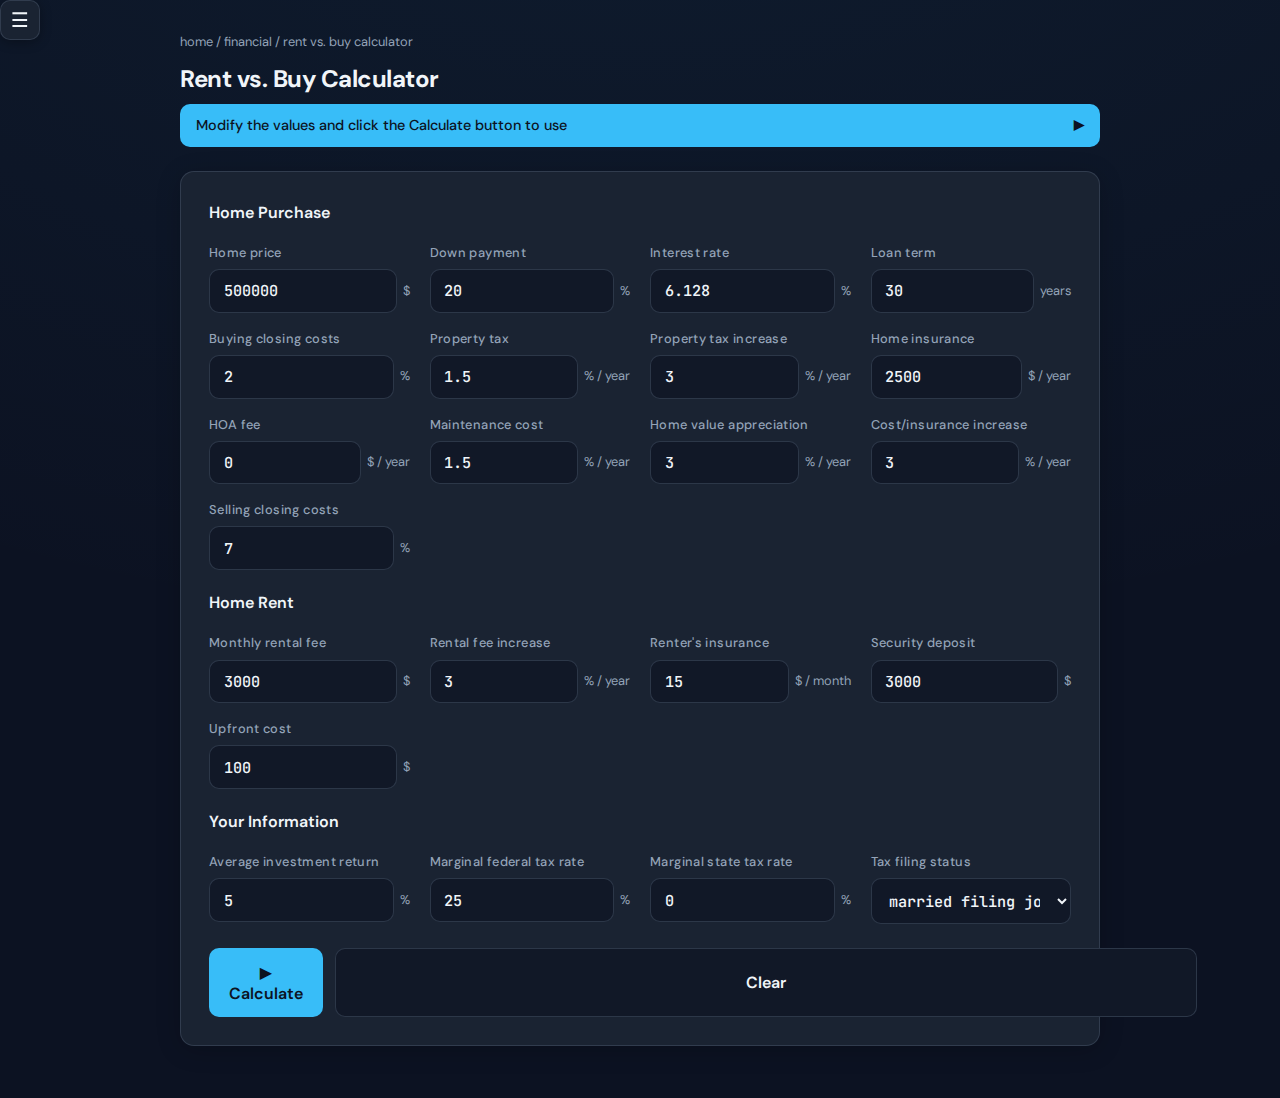
<file: real_estate.html>
<!DOCTYPE html>
<html lang="en">

<head>
    <meta charset="UTF-8">
    <meta name="viewport" content="width=device-width, initial-scale=1, viewport-fit=cover">
    <title>Rent vs. Buy Calculator</title>
    <link rel="preconnect" href="https://fonts.googleapis.com">
    <link rel="preconnect" href="https://fonts.gstatic.com" crossorigin>
    <link
        href="https://fonts.googleapis.com/css2?family=DM+Sans:ital,opsz,wght@0,9..40,400;0,9..40,500;0,9..40,600;0,9..40,700&family=JetBrains+Mono:wght@400;500&display=swap"
        rel="stylesheet">
    <link rel="stylesheet" href="shared.css">
    <script src="shared.js"></script>
    <style>
        .breadcrumb {
            font-size: 0.8rem;
            color: var(--muted);
            margin-bottom: 0.5rem;
        }
        .breadcrumb a { color: var(--muted); text-decoration: none; }
        .breadcrumb a:hover { color: var(--accent); }

        .collapsible-bar {
            display: flex;
            align-items: center;
            justify-content: space-between;
            padding: 0.6rem 1rem;
            background: var(--accent);
            color: #0c1222;
            border-radius: 10px;
            font-size: 0.9rem;
            font-weight: 500;
            cursor: pointer;
            margin-bottom: 1.5rem;
        }
        .collapsible-bar:hover { filter: brightness(1.05); }
        .collapsible-bar .arrow { transition: transform 0.2s; }
        .collapsible-bar.collapsed .arrow { transform: rotate(-90deg); }
        .collapsible-content { margin-bottom: 1.5rem; }
        .collapsible-content.hidden { display: none; }

        .input-grid {
            display: grid;
            grid-template-columns: repeat(auto-fill, minmax(200px, 1fr));
            gap: 1rem 1.25rem;
        }
        .input-group { margin-bottom: 0; }
        .input-group label { margin-bottom: 0.35rem; }
        .input-inline {
            display: flex;
            align-items: center;
            gap: 0.35rem;
        }
        .input-inline input { flex: 1; min-width: 0; }
        .input-inline .unit {
            font-size: 0.8rem;
            color: var(--muted);
            white-space: nowrap;
        }

        .section-title {
            font-size: 1rem;
            font-weight: 600;
            color: var(--text);
            margin: 1.25rem 0 0.75rem;
            padding-bottom: 0.35rem;
        }
        .section-title:first-of-type { margin-top: 0; }

        .btn-row {
            display: flex;
            gap: 0.75rem;
            margin-top: 1.5rem;
        }
        .btn-row .btn { flex: 1; }
        .btn-row .btn-secondary { flex: 0 0 auto; }

        .result-section {
            display: none;
            margin-top: 2rem;
        }
        .result-section.visible { display: block; }

        .result-summary {
            font-size: 1.05rem;
            margin-bottom: 1.5rem;
            display: flex;
            align-items: center;
            gap: 0.5rem;
            flex-wrap: wrap;
        }
        .result-summary .highlight {
            color: var(--success);
            font-weight: 700;
        }

        .chart-container {
            background: var(--bg-subtle);
            border: 1px solid var(--border);
            border-radius: 12px;
            padding: 1rem;
            margin-bottom: 1.5rem;
        }
        .chart-title {
            font-size: 0.9rem;
            font-weight: 600;
            color: var(--text);
            margin-bottom: 0.75rem;
        }
        #costChart {
            width: 100%;
            height: 280px;
            display: block;
        }

        .table-wrap {
            overflow-x: auto;
            border: 1px solid var(--border);
            border-radius: 12px;
        }
        .results-table {
            width: 100%;
            border-collapse: collapse;
            font-size: 0.85rem;
        }
        .results-table th,
        .results-table td {
            padding: 0.6rem 0.85rem;
            text-align: left;
            border-bottom: 1px solid var(--border);
        }
        .results-table th {
            font-weight: 600;
            color: var(--muted);
            background: var(--bg-subtle);
        }
        .results-table tr:last-child td { border-bottom: none; }
        .results-table td { color: var(--text); }
        .results-table .num { font-family: "JetBrains Mono", monospace; text-align: right; }
        .table-caption {
            font-size: 0.85rem;
            color: var(--muted);
            margin-bottom: 0.5rem;
        }
    </style>
</head>

<body class="tool-page">
    <a href="index.html" class="nav-float" title="Home">☰</a>
    <div class="app">
        <aside class="sidebar">
            <h2>Explorer</h2>
            <div class="sidebar-section">
                <div class="sidebar-label">Navigate</div>
                <div class="tool-links">
                    <a class="tool-link" href="index.html">Home</a>
                </div>
            </div>
            <div class="sidebar-section">
                <div class="sidebar-label">Civil Engineering</div>
                <div class="tool-links">
                    <a class="tool-link" href="elastic.html">Elastic constants</a>
                    <a class="tool-link" href="unit.html">Unit conversion</a>
                    <a class="tool-link" href="pdf-editor.html">PDF editor</a>
                </div>
            </div>
            <div class="sidebar-section">
                <div class="sidebar-label">Personal Finance</div>
                <div class="tool-links">
                    <a class="tool-link" href="compound_interest.html">Compound Interest</a>
                    <a class="tool-link active" href="real_estate.html">Real Estate</a>
                    <a class="tool-link" href="passive_income.html">Passive Income</a>
                    <a class="tool-link" href="phd_decision.html">PhD Decision</a>
                    <a class="tool-link" href="save_vs_graduate.html">Save vs Graduate</a>
                </div>
            </div>
        </aside>
        <main class="main">
            <div class="container">
                <nav class="breadcrumb">
                    <a href="index.html">home</a> / <a href="index.html">financial</a> / rent vs. buy calculator
                </nav>
                <h1>Rent vs. Buy Calculator</h1>

                <div class="collapsible-bar collapsed" id="hintBar" onclick="toggleHint()">
                    <span>Modify the values and click the Calculate button to use</span>
                    <span class="arrow">▼</span>
                </div>
                <div class="collapsible-content hidden" id="hintContent">
                    <p class="subtitle" style="margin-bottom:0;">Enter your home purchase assumptions, rental costs, and tax info. The calculator compares average monthly cost of buying vs. renting over 1–30 years and shows when buying becomes cheaper.</p>
                </div>

                <div class="card">
                    <div class="section-title">Home Purchase</div>
                    <div class="input-grid">
                        <div class="input-group">
                            <label>Home price</label>
                            <div class="input-inline">
                                <input type="number" id="homePrice" value="500000" min="0" step="1000">
                                <span class="unit">$</span>
                            </div>
                        </div>
                        <div class="input-group">
                            <label>Down payment</label>
                            <div class="input-inline">
                                <input type="number" id="downPct" value="20" min="0" max="100" step="1">
                                <span class="unit">%</span>
                            </div>
                        </div>
                        <div class="input-group">
                            <label>Interest rate</label>
                            <div class="input-inline">
                                <input type="number" id="interestRate" value="6.128" min="0" step="0.01">
                                <span class="unit">%</span>
                            </div>
                        </div>
                        <div class="input-group">
                            <label>Loan term</label>
                            <div class="input-inline">
                                <input type="number" id="loanTerm" value="30" min="1" max="30">
                                <span class="unit">years</span>
                            </div>
                        </div>
                        <div class="input-group">
                            <label>Buying closing costs</label>
                            <div class="input-inline">
                                <input type="number" id="buyClosingPct" value="2" min="0" step="0.5">
                                <span class="unit">%</span>
                            </div>
                        </div>
                        <div class="input-group">
                            <label>Property tax</label>
                            <div class="input-inline">
                                <input type="number" id="propTaxPct" value="1.5" min="0" step="0.1">
                                <span class="unit">% / year</span>
                            </div>
                        </div>
                        <div class="input-group">
                            <label>Property tax increase</label>
                            <div class="input-inline">
                                <input type="number" id="propTaxIncreasePct" value="3" min="0" step="0.5">
                                <span class="unit">% / year</span>
                            </div>
                        </div>
                        <div class="input-group">
                            <label>Home insurance</label>
                            <div class="input-inline">
                                <input type="number" id="homeInsurance" value="2500" min="0" step="100">
                                <span class="unit">$ / year</span>
                            </div>
                        </div>
                        <div class="input-group">
                            <label>HOA fee</label>
                            <div class="input-inline">
                                <input type="number" id="hoaFee" value="0" min="0" step="100">
                                <span class="unit">$ / year</span>
                            </div>
                        </div>
                        <div class="input-group">
                            <label>Maintenance cost</label>
                            <div class="input-inline">
                                <input type="number" id="maintenancePct" value="1.5" min="0" step="0.1">
                                <span class="unit">% / year</span>
                            </div>
                        </div>
                        <div class="input-group">
                            <label>Home value appreciation</label>
                            <div class="input-inline">
                                <input type="number" id="appreciationPct" value="3" min="-10" step="0.5">
                                <span class="unit">% / year</span>
                            </div>
                        </div>
                        <div class="input-group">
                            <label>Cost/insurance increase</label>
                            <div class="input-inline">
                                <input type="number" id="costIncreasePct" value="3" min="0" step="0.5">
                                <span class="unit">% / year</span>
                            </div>
                        </div>
                        <div class="input-group">
                            <label>Selling closing costs</label>
                            <div class="input-inline">
                                <input type="number" id="sellClosingPct" value="7" min="0" step="0.5">
                                <span class="unit">%</span>
                            </div>
                        </div>
                    </div>

                    <div class="section-title">Home Rent</div>
                    <div class="input-grid">
                        <div class="input-group">
                            <label>Monthly rental fee</label>
                            <div class="input-inline">
                                <input type="number" id="monthlyRent" value="3000" min="0" step="50">
                                <span class="unit">$</span>
                            </div>
                        </div>
                        <div class="input-group">
                            <label>Rental fee increase</label>
                            <div class="input-inline">
                                <input type="number" id="rentIncreasePct" value="3" min="0" step="0.5">
                                <span class="unit">% / year</span>
                            </div>
                        </div>
                        <div class="input-group">
                            <label>Renter's insurance</label>
                            <div class="input-inline">
                                <input type="number" id="renterInsurance" value="15" min="0" step="5">
                                <span class="unit">$ / month</span>
                            </div>
                        </div>
                        <div class="input-group">
                            <label>Security deposit</label>
                            <div class="input-inline">
                                <input type="number" id="securityDeposit" value="3000" min="0" step="100">
                                <span class="unit">$</span>
                            </div>
                        </div>
                        <div class="input-group">
                            <label>Upfront cost</label>
                            <div class="input-inline">
                                <input type="number" id="upfrontCost" value="100" min="0" step="50">
                                <span class="unit">$</span>
                            </div>
                        </div>
                    </div>

                    <div class="section-title">Your Information</div>
                    <div class="input-grid">
                        <div class="input-group">
                            <label>Average investment return</label>
                            <div class="input-inline">
                                <input type="number" id="investmentReturnPct" value="5" min="0" step="0.5">
                                <span class="unit">%</span>
                            </div>
                        </div>
                        <div class="input-group">
                            <label>Marginal federal tax rate</label>
                            <div class="input-inline">
                                <input type="number" id="federalTaxPct" value="25" min="0" max="100" step="1">
                                <span class="unit">%</span>
                            </div>
                        </div>
                        <div class="input-group">
                            <label>Marginal state tax rate</label>
                            <div class="input-inline">
                                <input type="number" id="stateTaxPct" value="0" min="0" max="100" step="1">
                                <span class="unit">%</span>
                            </div>
                        </div>
                        <div class="input-group">
                            <label>Tax filing status</label>
                            <select id="filingStatus">
                                <option value="single">single</option>
                                <option value="married_jointly" selected>married filing jointly</option>
                                <option value="married_separately">married filing separately</option>
                                <option value="head_of_household">head of household</option>
                            </select>
                        </div>
                    </div>

                    <div class="btn-row">
                        <button class="btn" onclick="calculate()">▶ Calculate</button>
                        <button class="btn btn-secondary" onclick="clearAll()">Clear</button>
                    </div>
                </div>

                <div class="result-section" id="resultSection">
                    <div class="result-summary" id="resultSummary"></div>
                    <div class="chart-container">
                        <div class="chart-title">Average Monthly Cost</div>
                        <canvas id="costChart" width="800" height="280"></canvas>
                    </div>
                    <p class="table-caption">The following is the average cost based on the length you stay for the next 30 years.</p>
                    <div class="table-wrap">
                        <table class="results-table" id="resultsTable">
                            <thead>
                                <tr>
                                    <th>Staying Length</th>
                                    <th class="num">Average Buying Cost (Monthly)</th>
                                    <th class="num">Average Buying Cost (Annual)</th>
                                    <th class="num">Average Renting Cost (Monthly)</th>
                                    <th class="num">Average Renting Cost (Annual)</th>
                                </tr>
                            </thead>
                            <tbody id="resultsTableBody"></tbody>
                        </table>
                    </div>
                </div>
            </div>
        </main>
    </div>

    <script>
        function toggleHint() {
            const bar = document.getElementById('hintBar');
            const content = document.getElementById('hintContent');
            bar.classList.toggle('collapsed');
            content.classList.toggle('hidden');
        }

        function getNum(id, defaultVal = 0) {
            const v = parseFloat(document.getElementById(id).value);
            return isNaN(v) ? defaultVal : v;
        }

        function pmt(ratePerMonth, numPayments, principal) {
            if (ratePerMonth === 0) return principal / numPayments;
            return principal * (ratePerMonth * Math.pow(1 + ratePerMonth, numPayments)) /
                (Math.pow(1 + ratePerMonth, numPayments) - 1);
        }

        function getRemainingBalance(principal, ratePerMonth, numPayments, monthsPaid) {
            if (ratePerMonth === 0) return principal * (1 - monthsPaid / numPayments);
            const payment = pmt(ratePerMonth, numPayments, principal);
            return principal * Math.pow(1 + ratePerMonth, monthsPaid) -
                payment * (Math.pow(1 + ratePerMonth, monthsPaid) - 1) / ratePerMonth;
        }

        function getInterestPaidInYear(principal, ratePerMonth, numPayments, year) {
            const startMonth = year * 12;
            const endMonth = (year + 1) * 12;
            let total = 0;
            const payment = pmt(ratePerMonth, numPayments, principal);
            let bal = getRemainingBalance(principal, ratePerMonth, numPayments, startMonth);
            for (let m = startMonth; m < endMonth && m < numPayments; m++) {
                const interest = bal * ratePerMonth;
                total += interest;
                bal -= (payment - interest);
            }
            return total;
        }

        function calculate() {
            const price = getNum('homePrice', 500000);
            const downPct = getNum('downPct', 20) / 100;
            const interestRate = getNum('interestRate', 6.128) / 100;
            const loanTerm = getNum('loanTerm', 30);
            const buyClosingPct = getNum('buyClosingPct', 2) / 100;
            const propTaxPct = getNum('propTaxPct', 1.5) / 100;
            const propTaxIncreasePct = getNum('propTaxIncreasePct', 3) / 100;
            const homeInsurance = getNum('homeInsurance', 2500);
            const hoaFee = getNum('hoaFee', 0);
            const maintenancePct = getNum('maintenancePct', 1.5) / 100;
            const appreciationPct = getNum('appreciationPct', 3) / 100;
            const costIncreasePct = getNum('costIncreasePct', 3) / 100;
            const sellClosingPct = getNum('sellClosingPct', 7) / 100;

            const monthlyRent = getNum('monthlyRent', 3000);
            const rentIncreasePct = getNum('rentIncreasePct', 3) / 100;
            const renterInsurance = getNum('renterInsurance', 15);
            const securityDeposit = getNum('securityDeposit', 3000);
            const upfrontCost = getNum('upfrontCost', 100);

            const investmentReturn = getNum('investmentReturnPct', 5) / 100;
            const federalTax = getNum('federalTaxPct', 25) / 100;
            const stateTax = getNum('stateTaxPct', 0) / 100;

            const downPayment = price * downPct;
            const loanAmount = price - downPayment;
            const numPayments = loanTerm * 12;
            const ratePerMonth = interestRate / 12;
            const monthlyPandI = pmt(ratePerMonth, numPayments, loanAmount);
            const buyClosing = price * buyClosingPct;

            const buyCostByYear = [];
            const rentCostByYear = [];

            for (let years = 1; years <= 30; years++) {
                let propTax = price * propTaxPct;
                let ins = homeInsurance;
                let maint = price * maintenancePct;
                let totalBuyCost = downPayment + buyClosing;
                let totalInterest = 0;
                let totalPropTax = 0;

                for (let y = 0; y < years; y++) {
                    const yearPrincipal = getRemainingBalance(loanAmount, ratePerMonth, numPayments, y * 12);
                    const yearInterest = getInterestPaidInYear(loanAmount, ratePerMonth, numPayments, y);
                    totalInterest += yearInterest;
                    totalPropTax += propTax;
                    totalBuyCost += monthlyPandI * 12 + propTax + ins + hoaFee + maint;
                    propTax *= (1 + propTaxIncreasePct);
                    ins *= (1 + costIncreasePct);
                    const homeVal = price * Math.pow(1 + appreciationPct, y + 1);
                    maint = homeVal * maintenancePct;
                }

                const homeValueAtSale = price * Math.pow(1 + appreciationPct, years);
                const sellingCost = homeValueAtSale * sellClosingPct;
                const remainingBal = getRemainingBalance(loanAmount, ratePerMonth, numPayments, years * 12);
                const netFromSale = homeValueAtSale - sellingCost - remainingBal;
                const taxBenefit = (totalInterest + totalPropTax) * (federalTax + stateTax);
                const netBuyCost = totalBuyCost - netFromSale - taxBenefit;

                const avgBuyMonthly = Math.max(0, netBuyCost) / (years * 12);
                buyCostByYear.push(avgBuyMonthly);

                let totalRentCost = upfrontCost + securityDeposit;
                let rent = monthlyRent;
                let rentIns = renterInsurance * 12;
                for (let y = 0; y < years; y++) {
                    totalRentCost += rent * 12 + rentIns;
                    rent *= (1 + rentIncreasePct);
                    rentIns *= (1 + rentIncreasePct);
                }
                const opportunityCost = (downPayment + buyClosing) * (Math.pow(1 + investmentReturn, years) - 1);
                totalRentCost += opportunityCost;
                const avgRentMonthly = totalRentCost / (years * 12);
                rentCostByYear.push(avgRentMonthly);
            }

            let breakEvenYears = null;
            for (let i = 0; i < 30; i++) {
                if (buyCostByYear[i] <= rentCostByYear[i]) {
                    if (i === 0) {
                        breakEvenYears = 1;
                    } else {
                        const diffPrev = rentCostByYear[i - 1] - buyCostByYear[i - 1];
                        const diffCurr = rentCostByYear[i] - buyCostByYear[i];
                        const t = diffPrev - diffCurr !== 0 ? diffPrev / (diffPrev - diffCurr) : 1;
                        breakEvenYears = i + Math.max(0, Math.min(1, t));
                    }
                    break;
                }
            }

            const summaryEl = document.getElementById('resultSummary');
            if (breakEvenYears != null) {
                summaryEl.innerHTML = 'Buying is cheaper if you stay for <span class="highlight">' + breakEvenYears.toFixed(1) + ' years</span> or longer. Otherwise, renting is cheaper.';
            } else {
                summaryEl.innerHTML = 'Renting is cheaper over the next 30 years for these inputs.';
            }

            const tbody = document.getElementById('resultsTableBody');
            tbody.innerHTML = '';
            const fmt = (x) => '$' + Math.round(x).toLocaleString();
            for (let i = 0; i < 30; i++) {
                const tr = document.createElement('tr');
                tr.innerHTML =
                    '<td>' + (i + 1) + ' Year' + (i === 0 ? '' : 's') + '</td>' +
                    '<td class="num">' + fmt(buyCostByYear[i]) + '</td>' +
                    '<td class="num">' + fmt(buyCostByYear[i] * 12) + '</td>' +
                    '<td class="num">' + fmt(rentCostByYear[i]) + '</td>' +
                    '<td class="num">' + fmt(rentCostByYear[i] * 12) + '</td>';
                tbody.appendChild(tr);
            }

            drawChart(buyCostByYear, rentCostByYear);
            document.getElementById('resultSection').classList.add('visible');
        }

        function drawChart(buyCostByYear, rentCostByYear) {
            const canvas = document.getElementById('costChart');
            const rect = canvas.getBoundingClientRect();
            const dpr = window.devicePixelRatio || 1;
            canvas.width = Math.round(rect.width * dpr);
            canvas.height = Math.round(rect.height * dpr);
            const ctx = canvas.getContext('2d');
            ctx.scale(dpr, dpr);
            const w = rect.width;
            const h = rect.height;
            const padding = { top: 20, right: 20, bottom: 36, left: 52 };

            ctx.clearRect(0, 0, w, h);

            const all = buyCostByYear.concat(rentCostByYear).filter(x => isFinite(x) && x >= 0);
            const minY = 0;
            const maxY = Math.max(1, Math.ceil((Math.max(...all) || 1) / 1000) * 1000);

            const chartLeft = padding.left;
            const chartRight = w - padding.right;
            const chartTop = padding.top;
            const chartBottom = h - padding.bottom;
            const scaleX = (year) => chartLeft + (year / 30) * (chartRight - chartLeft);
            const scaleY = (val) => chartBottom - (val / maxY) * (chartBottom - chartTop);

            ctx.strokeStyle = 'rgba(71, 85, 105, 0.5)';
            ctx.lineWidth = 1;
            ctx.font = '11px DM Sans, sans-serif';
            ctx.fillStyle = 'var(--muted)';
            for (let y = 0; y <= maxY; y += 1000) {
                const sy = scaleY(y);
                ctx.beginPath();
                ctx.moveTo(chartLeft, sy);
                ctx.lineTo(chartRight, sy);
                ctx.stroke();
                const label = (y / 1000) + 'K';
                ctx.fillStyle = '#94a3b8';
                ctx.fillText(label, chartLeft - 8, sy + 4);
            }
            ctx.fillStyle = '#94a3b8';
            for (let x = 0; x <= 30; x += 5) {
                const sx = scaleX(x);
                ctx.fillText(x, sx - 6, chartBottom + 16);
            }
            ctx.fillText('Year', chartLeft + (chartRight - chartLeft) / 2 - 18, h - 8);
            ctx.save();
            ctx.translate(14, padding.top + (chartBottom - chartTop) / 2);
            ctx.rotate(-Math.PI / 2);
            ctx.fillText('Average Monthly Cost', 0, 0);
            ctx.restore();

            const drawLine = (data, color) => {
                ctx.beginPath();
                for (let i = 0; i < data.length; i++) {
                    const x = scaleX(i + 1);
                    const y = scaleY(Math.max(0, data[i]));
                    if (i === 0) ctx.moveTo(x, y);
                    else ctx.lineTo(x, y);
                }
                ctx.strokeStyle = color;
                ctx.lineWidth = 2.5;
                ctx.stroke();
            };
            drawLine(buyCostByYear, '#38bdf8');
            drawLine(rentCostByYear, '#34d399');

            ctx.font = '12px DM Sans, sans-serif';
            ctx.fillStyle = '#38bdf8';
            ctx.fillText('Buy', chartRight - 80, chartTop + 14);
            ctx.fillStyle = '#34d399';
            ctx.fillText('Rent', chartRight - 80, chartTop + 30);
        }

        function clearAll() {
            document.getElementById('homePrice').value = 500000;
            document.getElementById('downPct').value = 20;
            document.getElementById('interestRate').value = 6.128;
            document.getElementById('loanTerm').value = 30;
            document.getElementById('buyClosingPct').value = 2;
            document.getElementById('propTaxPct').value = 1.5;
            document.getElementById('propTaxIncreasePct').value = 3;
            document.getElementById('homeInsurance').value = 2500;
            document.getElementById('hoaFee').value = 0;
            document.getElementById('maintenancePct').value = 1.5;
            document.getElementById('appreciationPct').value = 3;
            document.getElementById('costIncreasePct').value = 3;
            document.getElementById('sellClosingPct').value = 7;
            document.getElementById('monthlyRent').value = 3000;
            document.getElementById('rentIncreasePct').value = 3;
            document.getElementById('renterInsurance').value = 15;
            document.getElementById('securityDeposit').value = 3000;
            document.getElementById('upfrontCost').value = 100;
            document.getElementById('investmentReturnPct').value = 5;
            document.getElementById('federalTaxPct').value = 25;
            document.getElementById('stateTaxPct').value = 0;
            document.getElementById('filingStatus').value = 'married_jointly';
            document.getElementById('resultSection').classList.remove('visible');
        }
    </script>
</body>

</html>
</file>
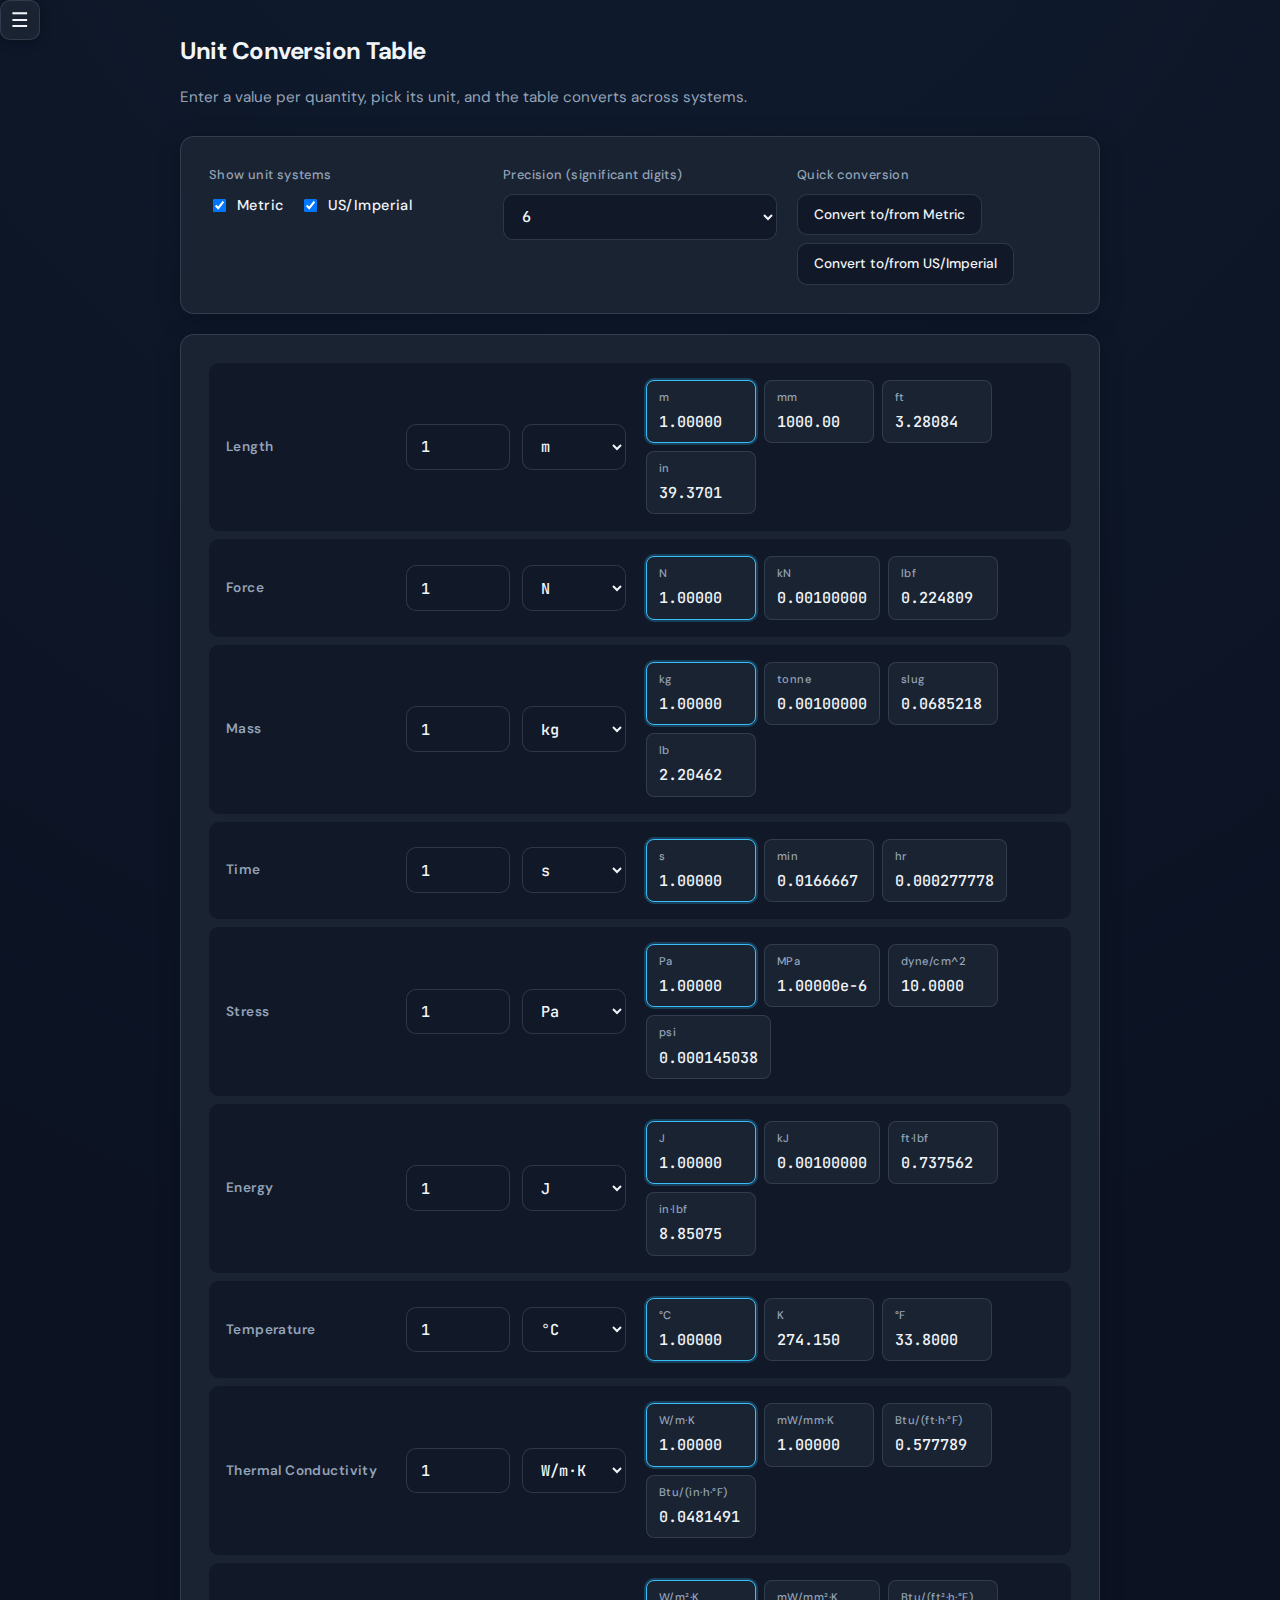
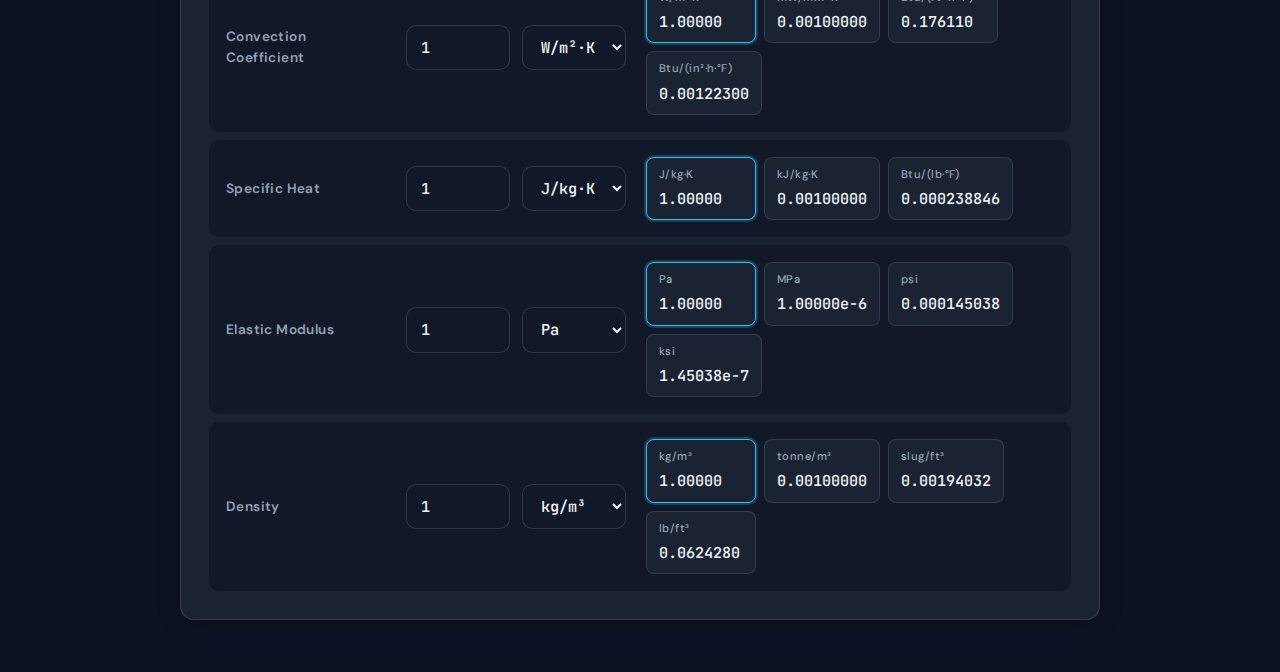
<file: unit.html>
<!DOCTYPE html>
<html lang="en">

<head>
  <meta charset="UTF-8">
  <meta name="viewport" content="width=device-width, initial-scale=1, viewport-fit=cover">
  <title>Unit Conversion Cheat Sheet</title>
  <link rel="preconnect" href="https://fonts.googleapis.com">
  <link rel="preconnect" href="https://fonts.gstatic.com" crossorigin>
  <link
    href="https://fonts.googleapis.com/css2?family=DM+Sans:ital,opsz,wght@0,9..40,400;0,9..40,500;0,9..40,600;0,9..40,700&family=JetBrains+Mono:wght@400;500&display=swap"
    rel="stylesheet">
  <link rel="stylesheet" href="shared.css">
  <script src="shared.js"></script>
  <style>
    /* Specific styles for this tool */
    .controls {
      display: grid;
      gap: 1.25rem;
      grid-template-columns: repeat(auto-fit, minmax(220px, 1fr));
      align-items: start;
    }

    .action-buttons {
      display: flex;
      flex-wrap: wrap;
      gap: 0.5rem;
    }

    .action-btn {
      padding: 0.55rem 1rem;
      border-radius: 10px;
      border: 1px solid var(--border);
      background: var(--bg-subtle);
      color: var(--text);
      font: inherit;
      font-size: 0.85rem;
      font-weight: 500;
      cursor: pointer;
      transition: border-color 0.15s ease, color 0.15s ease, background 0.15s ease;
    }

    .action-btn:hover {
      border-color: var(--accent);
      color: var(--accent);
      background: rgba(56, 189, 248, 0.08);
    }

    .toggle-group {
      display: flex;
      gap: 1rem;
      flex-wrap: wrap;
    }

    .toggle {
      display: inline-flex;
      align-items: center;
      gap: 0.5rem;
      font-size: 0.9rem;
      font-weight: 500;
      color: var(--text);
    }

    .table {
      display: grid;
      gap: 0.5rem;
    }

    .table-row {
      display: grid;
      grid-template-columns: 160px minmax(220px, 1fr) 2fr;
      gap: 1.25rem;
      padding: 1rem 1rem;
      border-radius: 10px;
      background: var(--bg-subtle);
      border: 1px solid transparent;
      align-items: center;
    }

    .row-label {
      font-size: 0.85rem;
      font-weight: 600;
      color: var(--muted);
      letter-spacing: 0.03em;
    }

    .row-input {
      display: grid;
      grid-template-columns: 1fr 1fr;
      gap: 0.75rem;
    }

    .unit-chips {
      display: flex;
      flex-wrap: wrap;
      gap: 0.5rem;
    }

    .unit-chip {
      display: inline-flex;
      flex-direction: column;
      gap: 0.2rem;
      padding: 0.5rem 0.75rem;
      border-radius: 8px;
      border: 1px solid var(--border);
      min-width: 110px;
      background: var(--surface);
      font-size: 0.82rem;
      transition: border-color 0.15s ease, box-shadow 0.15s ease;
    }

    .unit-chip.hidden {
      display: none;
    }

    .unit-chip.active {
      border-color: var(--accent);
      box-shadow: 0 0 0 2px var(--accent-glow);
    }

    .unit-label {
      color: var(--muted);
      font-size: 0.7rem;
      font-weight: 500;
      letter-spacing: 0.04em;
    }

    .unit-value {
      font-family: "JetBrains Mono", ui-monospace, monospace;
      font-size: 0.95rem;
      font-weight: 500;
      color: var(--text);
    }

    @media (max-width: 860px) {
      .table-row {
        grid-template-columns: 1fr;
      }

      .row-input {
        grid-template-columns: 1fr;
      }
    }
  </style>
</head>

<body class="tool-page">
  <a href="index.html" class="nav-float" title="Home">☰</a>
  <div class="app">
    <aside class="sidebar">
      <h2>Explorer</h2>
      <div class="sidebar-section">
        <div class="sidebar-label">Navigate</div>
        <div class="tool-links">
          <a class="tool-link" href="index.html">Home</a>
        </div>
      </div>
      <div class="sidebar-section">
        <div class="sidebar-label">Civil Engineering</div>
        <div class="tool-links">
          <a class="tool-link" href="elastic.html">Elastic constants</a>
          <a class="tool-link active" href="unit.html">Unit conversion</a>
          <a class="tool-link" href="pdf-editor.html">PDF editor</a>
        </div>
      </div>
      <div class="sidebar-section">
        <div class="sidebar-label">Personal Finance</div>
        <div class="tool-links">
          <a class="tool-link" href="compound_interest.html">Compound Interest</a>
          <a class="tool-link" href="real_estate.html">Real Estate</a>
          <a class="tool-link" href="passive_income.html">Passive Income</a>
          <a class="tool-link" href="phd_decision.html">PhD Decision</a>
          <a class="tool-link" href="save_vs_graduate.html">Save vs Graduate</a>
        </div>
      </div>
    </aside>
    <main class="main">
      <div class="container">
        <h1>Unit Conversion Table</h1>
        <p class="subtitle">Enter a value per quantity, pick its unit, and the table converts across systems.</p>
        <div class="card controls">
          <div>
            <label>Show unit systems</label>
            <div class="toggle-group">
              <label class="toggle"><input type="checkbox" id="toggleMetric" checked> Metric</label>
              <label class="toggle"><input type="checkbox" id="toggleImperial" checked> US/Imperial</label>
            </div>
          </div>
          <div>
            <label>Precision (significant digits)</label>
            <select id="precision">
              <option value="3">3</option>
              <option value="4">4</option>
              <option value="5">5</option>
              <option value="6" selected>6</option>
              <option value="7">7</option>
            </select>
          </div>
          <div>
            <label>Quick conversion</label>
            <div class="action-buttons">
              <button type="button" class="action-btn" id="setMetric">Convert to/from Metric</button>
              <button type="button" class="action-btn" id="setImperial">Convert to/from US/Imperial</button>
            </div>
          </div>
        </div>
        <div class="card">
          <div class="table" id="conversionTable"></div>
        </div>
      </div>
    </main>
  </div>
  <script>
    const QUANTITIES = [
      {
        key: 'length',
        label: 'Length',
        units: [
          { id: 'm', label: 'm', factor: 1, system: 'metric' },
          { id: 'mm', label: 'mm', factor: 0.001, system: 'metric' },
          { id: 'ft', label: 'ft', factor: 0.3048, system: 'imperial' },
          { id: 'in', label: 'in', factor: 0.0254, system: 'imperial' },
        ],
      },
      {
        key: 'force',
        label: 'Force',
        units: [
          { id: 'N', label: 'N', factor: 1, system: 'metric' },
          { id: 'kN', label: 'kN', factor: 1000, system: 'metric' },
          { id: 'lbf', label: 'lbf', factor: 4.4482216152605, system: 'imperial' },
        ],
      },
      {
        key: 'mass',
        label: 'Mass',
        units: [
          { id: 'kg', label: 'kg', factor: 1, system: 'metric' },
          { id: 'tonne', label: 'tonne', factor: 1000, system: 'metric' },
          { id: 'slug', label: 'slug', factor: 14.59390294, system: 'imperial' },
          { id: 'lb', label: 'lb', factor: 0.45359237, system: 'imperial' },
        ],
      },
      {
        key: 'time',
        label: 'Time',
        units: [
          { id: 's', label: 's', factor: 1, system: 'metric' },
          { id: 'min', label: 'min', factor: 60, system: 'metric' },
          { id: 'hr', label: 'hr', factor: 3600, system: 'metric' },
        ],
      },
      {
        key: 'stress',
        label: 'Stress',
        units: [
          { id: 'Pa', label: 'Pa', factor: 1, system: 'metric' },
          { id: 'MPa', label: 'MPa', factor: 1e6, system: 'metric' },
          { id: 'dyne/cm^2', label: 'dyne/cm^2', factor: 0.1, system: 'metric' },
          { id: 'psi', label: 'psi', factor: 6894.757293168, system: 'imperial' },
        ],
      },
      {
        key: 'energy',
        label: 'Energy',
        units: [
          { id: 'J', label: 'J', factor: 1, system: 'metric' },
          { id: 'kJ', label: 'kJ', factor: 1000, system: 'metric' },
          { id: 'ft·lbf', label: 'ft·lbf', factor: 1.3558179483314, system: 'imperial' },
          { id: 'in·lbf', label: 'in·lbf', factor: 0.1129848290276167, system: 'imperial' },
        ],
      },
      {
        key: 'temperature',
        label: 'Temperature',
        units: [
          {
            id: 'C',
            label: '°C',
            system: 'metric',
            toSI: (v) => v + 273.15,
            fromSI: (v) => v - 273.15,
          },
          {
            id: 'K',
            label: 'K',
            system: 'metric',
            toSI: (v) => v,
            fromSI: (v) => v,
          },
          {
            id: 'F',
            label: '°F',
            system: 'imperial',
            toSI: (v) => (v - 32) * 5 / 9 + 273.15,
            fromSI: (v) => (v - 273.15) * 9 / 5 + 32,
          },
        ],
      },
      {
        key: 'conductivity',
        label: 'Thermal Conductivity',
        units: [
          { id: 'W/m·K', label: 'W/m·K', factor: 1, system: 'metric' },
          { id: 'mW/mm·K', label: 'mW/mm·K', factor: 1, system: 'metric' },
          { id: 'Btu/(ft·h·°F)', label: 'Btu/(ft·h·°F)', factor: 1 / 0.577789318, system: 'imperial' },
          { id: 'Btu/(in·h·°F)', label: 'Btu/(in·h·°F)', factor: 1 / 0.0481491098, system: 'imperial' },
        ],
      },
      {
        key: 'convection',
        label: 'Convection Coefficient',
        units: [
          { id: 'W/m²·K', label: 'W/m²·K', factor: 1, system: 'metric' },
          { id: 'mW/mm²·K', label: 'mW/mm²·K', factor: 1000, system: 'metric' },
          { id: 'Btu/(ft²·h·°F)', label: 'Btu/(ft²·h·°F)', factor: 1 / 0.1761101838, system: 'imperial' },
          { id: 'Btu/(in²·h·°F)', label: 'Btu/(in²·h·°F)', factor: 1 / 0.001223, system: 'imperial' },
        ],
      },
      {
        key: 'specificHeat',
        label: 'Specific Heat',
        units: [
          { id: 'J/kg·K', label: 'J/kg·K', factor: 1, system: 'metric' },
          { id: 'kJ/kg·K', label: 'kJ/kg·K', factor: 1000, system: 'metric' },
          { id: 'Btu/(lb·°F)', label: 'Btu/(lb·°F)', factor: 4186.8, system: 'imperial' },
        ],
      },
      {
        key: 'elasticModulus',
        label: 'Elastic Modulus',
        units: [
          { id: 'Pa', label: 'Pa', factor: 1, system: 'metric' },
          { id: 'MPa', label: 'MPa', factor: 1e6, system: 'metric' },
          { id: 'psi', label: 'psi', factor: 6894.757293168, system: 'imperial' },
          { id: 'ksi', label: 'ksi', factor: 6894757.293168, system: 'imperial' },
        ],
      },
      {
        key: 'density',
        label: 'Density',
        units: [
          { id: 'kg/m³', label: 'kg/m³', factor: 1, system: 'metric' },
          { id: 'tonne/m³', label: 'tonne/m³', factor: 1000, system: 'metric' },
          { id: 'slug/ft³', label: 'slug/ft³', factor: 515.3788184, system: 'imperial' },
          { id: 'lb/ft³', label: 'lb/ft³', factor: 16.01846337396, system: 'imperial' },
        ],
      },
    ];

    const tableEl = document.getElementById('conversionTable');
    const precisionEl = document.getElementById('precision');
    const toggleMetric = document.getElementById('toggleMetric');
    const toggleImperial = document.getElementById('toggleImperial');

    function formatValue(value) {
      if (!Number.isFinite(value)) return '—';
      const digits = parseInt(precisionEl.value, 10) || 6;
      const abs = Math.abs(value);
      if (abs >= 1e5 || (abs > 0 && abs < 1e-4)) {
        return value.toExponential(Math.max(digits - 1, 0));
      }
      return value.toPrecision(digits);
    }

    function toSI(value, unit) {
      if (unit.toSI) return unit.toSI(value);
      return value * unit.factor;
    }

    function fromSI(value, unit) {
      if (unit.fromSI) return unit.fromSI(value);
      return value / unit.factor;
    }

    function buildRow(quantity) {
      const row = document.createElement('div');
      row.className = 'table-row';

      const label = document.createElement('div');
      label.className = 'row-label';
      label.textContent = quantity.label;

      const inputWrap = document.createElement('div');
      inputWrap.className = 'row-input';

      const input = document.createElement('input');
      input.type = 'number';
      input.step = 'any';
      input.value = '1';

      const select = document.createElement('select');
      quantity.units.forEach((unit) => {
        const opt = document.createElement('option');
        opt.value = unit.id;
        opt.textContent = unit.label;
        select.appendChild(opt);
      });

      inputWrap.appendChild(input);
      inputWrap.appendChild(select);

      const chips = document.createElement('div');
      chips.className = 'unit-chips';
      const chipMap = new Map();

      quantity.units.forEach((unit) => {
        const chip = document.createElement('div');
        chip.className = 'unit-chip';
        chip.dataset.system = unit.system;

        const chipLabel = document.createElement('div');
        chipLabel.className = 'unit-label';
        chipLabel.textContent = unit.label;

        const chipValue = document.createElement('div');
        chipValue.className = 'unit-value';
        chipValue.textContent = '—';

        chip.appendChild(chipLabel);
        chip.appendChild(chipValue);
        chips.appendChild(chip);
        chipMap.set(unit.id, { chip, chipValue, unit });
      });

      function updateRow() {
        const raw = parseFloat(input.value);
        const selected = select.value;

        chipMap.forEach(({ chip }) => chip.classList.remove('active'));
        if (chipMap.has(selected)) chipMap.get(selected).chip.classList.add('active');

        if (!Number.isFinite(raw)) {
          chipMap.forEach(({ chipValue }) => (chipValue.textContent = '—'));
          return;
        }

        const baseUnit = quantity.units.find((unit) => unit.id === selected) || quantity.units[0];
        const valueSI = toSI(raw, baseUnit);

        chipMap.forEach(({ chipValue, unit }) => {
          const converted = fromSI(valueSI, unit);
          chipValue.textContent = formatValue(converted);
        });
      }

      input.addEventListener('input', updateRow);
      select.addEventListener('change', updateRow);
      precisionEl.addEventListener('change', updateRow);

      updateRow();

      row.appendChild(label);
      row.appendChild(inputWrap);
      row.appendChild(chips);
      tableEl.appendChild(row);

      function selectSystem(system) {
        const preferred = quantity.units.find((unit) => unit.system === system);
        if (!preferred) return;
        select.value = preferred.id;
        updateRow();
      }

      return { chipMap, selectSystem };
    }

    const rows = QUANTITIES.map(buildRow);
    const setMetricBtn = document.getElementById('setMetric');
    const setImperialBtn = document.getElementById('setImperial');

    function applyFilters() {
      const showMetric = toggleMetric.checked;
      const showImperial = toggleImperial.checked;

      rows.forEach(({ chipMap }) => {
        chipMap.forEach(({ chip, unit }) => {
          const isMetric = unit.system === 'metric';
          const shouldShow = (isMetric && showMetric) || (!isMetric && showImperial);
          chip.classList.toggle('hidden', !shouldShow);
        });
      });
    }

    setMetricBtn.addEventListener('click', () => {
      rows.forEach((row) => row.selectSystem('metric'));
    });

    setImperialBtn.addEventListener('click', () => {
      rows.forEach((row) => row.selectSystem('imperial'));
    });

    toggleMetric.addEventListener('change', applyFilters);
    toggleImperial.addEventListener('change', applyFilters);
    applyFilters();
  </script>
</body>

</html>
</file>
<file: shared.css>
:root {
  --bg: #0c1222;
  --bg-subtle: #111827;
  --surface: #1a2332;
  --surface-elevated: #1f2a3a;
  --border: rgba(71, 85, 105, 0.5);
  --border-strong: rgba(100, 116, 139, 0.4);
  --text: #f1f5f9;
  --text-soft: #cbd5e1;
  --muted: #94a3b8;
  --accent: #38bdf8;
  --accent-hover: #7dd3fc;
  --accent-glow: rgba(56, 189, 248, 0.25);
  --success: #34d399;
  --error: #f87171;
}

* { box-sizing: border-box; }

html {
  /* Zoom persistence: value set by shared.js from localStorage */
  zoom: 1;
}

body {
  font-family: "DM Sans", system-ui, -apple-system, sans-serif;
  background: var(--bg);
  background-image: radial-gradient(ellipse 120% 80% at 50% -20%, rgba(56, 189, 248, 0.06), transparent);
  color: var(--text);
  margin: 0;
  min-height: 100vh;
  min-height: 100dvh;
  line-height: 1.6;
}

/* Layout */
.app {
  display: grid;
  grid-template-columns: 240px minmax(0, 1fr);
  min-height: 100vh;
  min-height: 100dvh;
}

.sidebar {
  background: var(--surface);
  border-right: 1px solid var(--border);
  padding: 2rem 1.5rem;
}

/* Hide sidebar on tool pages (body.tool-page) */
body.tool-page .sidebar {
  display: none;
}

body.tool-page .app {
  grid-template-columns: 1fr;
}

.main {
  padding: 2rem;
}

.container {
  max-width: 920px;
  margin: 0 auto;
}

@media (max-width: 900px) {
  .app { grid-template-columns: 1fr; }
  .sidebar { border-right: none; border-bottom: 1px solid var(--border); }
}

/* Floating nav (shown on tool pages when sidebar is hidden) */
.nav-float-row {
  position: fixed;
  top: env(safe-area-inset-top, 0.5rem);
  left: env(safe-area-inset-left, 0.5rem);
  z-index: 1000;
  display: flex;
  align-items: center;
}

.nav-float {
  width: 40px;
  height: 40px;
  border-radius: 10px;
  background: var(--surface);
  border: 1px solid var(--border);
  color: var(--text);
  font-size: 1.25rem;
  cursor: pointer;
  display: flex;
  align-items: center;
  justify-content: center;
  text-decoration: none;
  box-shadow: 0 2px 12px rgba(0,0,0,0.3);
  transition: border-color 0.15s, color 0.15s;
  font-family: inherit;
}

.nav-float:hover {
  border-color: var(--accent);
  color: var(--accent);
}

body:not(.tool-page) .nav-float-row { display: none; }

/* Sidebar Components */
.sidebar h2 {
  font-size: 0.75rem;
  font-weight: 600;
  text-transform: uppercase;
  letter-spacing: 0.1em;
  color: var(--muted);
  margin: 0 0 1.25rem;
}

.sidebar-section { margin-bottom: 1.5rem; }

.sidebar-label {
  font-size: 0.75rem;
  font-weight: 500;
  letter-spacing: 0.04em;
  color: var(--muted);
  margin-bottom: 0.75rem;
}

.tool-links { display: grid; gap: 0.5rem; }

.tool-link {
  display: inline-flex;
  align-items: center;
  justify-content: space-between;
  padding: 0.65rem 0.9rem;
  border-radius: 10px;
  border: 1px solid var(--border);
  color: var(--text);
  text-decoration: none;
  font-size: 0.9rem;
  font-weight: 500;
  background: var(--bg-subtle);
  transition: border-color 0.15s ease, color 0.15s ease, background 0.15s ease;
}

.tool-link.active {
  border-color: var(--accent);
  background: rgba(56, 189, 248, 0.12);
  color: var(--accent);
  box-shadow: 0 0 0 1px rgba(56, 189, 248, 0.2);
}

.tool-link:hover {
  border-color: var(--accent);
  color: var(--accent);
}

/* Typography */
h1 {
  font-size: 1.5rem;
  font-weight: 700;
  color: var(--text);
  margin: 0 0 0.35rem;
  letter-spacing: -0.02em;
}

.subtitle {
  font-size: 0.95rem;
  color: var(--muted);
  margin-bottom: 1.75rem;
  line-height: 1.5;
}

/* Cards & Containers */
.card {
  background: var(--surface);
  border: 1px solid var(--border);
  border-radius: 14px;
  padding: 1.75rem 1.75rem;
  margin-bottom: 1.25rem;
  box-shadow: 0 4px 24px rgba(0, 0, 0, 0.2);
}

/* Forms */
label {
  display: block;
  font-size: 0.8rem;
  font-weight: 500;
  color: var(--muted);
  margin-bottom: 0.5rem;
  letter-spacing: 0.03em;
}

select, input[type="number"], input[type="text"], input[type="file"] {
  width: 100%;
  padding: 0.65rem 0.85rem;
  font-family: "JetBrains Mono", ui-monospace, monospace;
  font-size: 0.95rem;
  font-weight: 500;
  background: var(--bg-subtle);
  border: 1px solid var(--border);
  border-radius: 10px;
  color: var(--text);
  transition: border-color 0.15s ease, box-shadow 0.15s ease;
}

input[type="file"] {
  font-family: inherit;
  padding: 0.5rem;
}

select:focus, input:focus {
  outline: none;
  border-color: var(--accent);
  box-shadow: 0 0 0 3px var(--accent-glow);
}

/* Buttons */
.btn {
  width: 100%;
  max-width: 100%;
  padding: 0.85rem 1.25rem;
  font-family: inherit;
  font-size: 1rem;
  font-weight: 600;
  background: var(--accent);
  color: #0c1222;
  border: none;
  border-radius: 10px;
  cursor: pointer;
  transition: background 0.15s ease, transform 0.08s ease, box-shadow 0.15s ease;
  text-align: center;
}

/* Compact buttons and inputs on iPhone / small screens */
@media (max-width: 430px) {
  .main { padding: 0.75rem; }
  .container { padding: 0 0.25rem; }
  .card { padding: 1rem; margin-bottom: 0.75rem; border-radius: 10px; }
  h1 { font-size: 1.2rem; }
  .subtitle { font-size: 0.85rem; margin-bottom: 1rem; }
  .btn {
    width: auto;
    min-width: 120px;
    padding: 0.6rem 1rem;
    font-size: 0.9rem;
  }
  .btn-wrap { display: flex; justify-content: flex-start; flex-wrap: wrap; gap: 0.5rem; }
  select, input[type="number"], input[type="text"], input[type="file"] {
    padding: 0.5rem 0.6rem;
    font-size: 0.9rem;
  }
  label { font-size: 0.75rem; margin-bottom: 0.35rem; }
}

.btn:hover {
  background: var(--accent-hover);
  box-shadow: 0 4px 20px var(--accent-glow);
}

.btn:active { transform: scale(0.99); }

.btn:disabled {
  opacity: 0.5;
  cursor: not-allowed;
  transform: none;
  box-shadow: none;
}

/* Secondary Button */
.btn-secondary {
  background: var(--bg-subtle);
  border: 1px solid var(--border);
  color: var(--text);
}

.btn-secondary:hover {
  background: rgba(56, 189, 248, 0.08);
  border-color: var(--accent);
  color: var(--accent);
  box-shadow: none;
}

/* Utility */
.error-msg {
  font-size: 0.9rem;
  color: var(--error);
  margin-top: 0.75rem;
}

.hint {
  font-size: 0.85rem;
  color: var(--muted);
  margin-top: 1.25rem;
  line-height: 1.45;
}

/* iPhone Safari: fit content in one screen, compact inputs */
@media (max-width: 430px) {
  .shared-row {
    grid-template-columns: 1fr 1fr;
    gap: 0.5rem;
    margin-bottom: 0.75rem;
  }
  .shared-row .input-group { margin-bottom: 0; }
  .cols-row { grid-template-columns: 1fr; gap: 0.75rem; }
  .col-card {
    padding: 0.75rem;
    border-radius: 10px;
  }
  .col-card h3 { font-size: 0.9rem; margin-bottom: 0.5rem; }
  .col-card .input-group { margin-bottom: 0.5rem; }
  .col-card .section-label { margin: 0.5rem 0 0.25rem; font-size: 0.7rem; }
  .savings-row {
    flex-wrap: nowrap;
    gap: 0.4rem;
  }
  .savings-row .savings-mode { min-width: 0; flex: 1; font-size: 0.75rem; padding: 0.4rem; }
  .savings-row .savings-value { min-width: 60px; flex: 0 0 70px; }
  .collapsible-bar { padding: 0.45rem 0.6rem; font-size: 0.8rem; margin-top: 0.75rem; }
  .chart-container, .table-container { padding: 0.75rem; margin-top: 0.75rem; }
  #assetChart, [id*="assetChart"] { height: 200px; max-height: 35vh; }
  .year-table { font-size: 0.75rem; }
  .year-table th, .year-table td { padding: 0.35rem 0.4rem; }
  .chart-toolbar { margin-bottom: 0.5rem; gap: 0.35rem; }
  .chart-toolbar .range-btn { padding: 0.25rem 0.45rem; font-size: 0.75rem; }
  .input-row { gap: 0.5rem; margin-top: 0.5rem; }
  .nav-float { width: 36px; height: 36px; font-size: 1.1rem; top: 0.35rem; left: 0.35rem; }
}

/* Input groups: compact layout so full-width inputs share space */
@media (max-width: 430px) {
  .input-group input[type="number"],
  .input-group input[type="text"],
  .input-group select {
    max-width: 100%;
  }
}

/* One-screen fit: reduce vertical spacing on very short viewports */
@media (max-height: 700px) and (max-width: 430px) {
  .main { padding: 0.5rem; }
  .card { padding: 0.6rem; margin-bottom: 0.5rem; }
  .hint { margin-top: 0.5rem; font-size: 0.8rem; }
  #assetChart, [id*="assetChart"] { height: 160px; max-height: 28vh; }
}

/* Common compact layouts for iPhone */
@media (max-width: 430px) {
  .input-grid { grid-template-columns: 1fr 1fr; gap: 0.5rem; }
  .calc-row { gap: 0.5rem; margin-bottom: 1rem; }
  .calc-row .input-wrap { min-width: 0; }
  .btn-row { flex-wrap: wrap; gap: 0.5rem; margin-top: 1rem; }
  .btn-row .btn { flex: 0 1 auto; min-width: 100px; }
  .table-row { padding: 0.6rem; }
}
</file>
